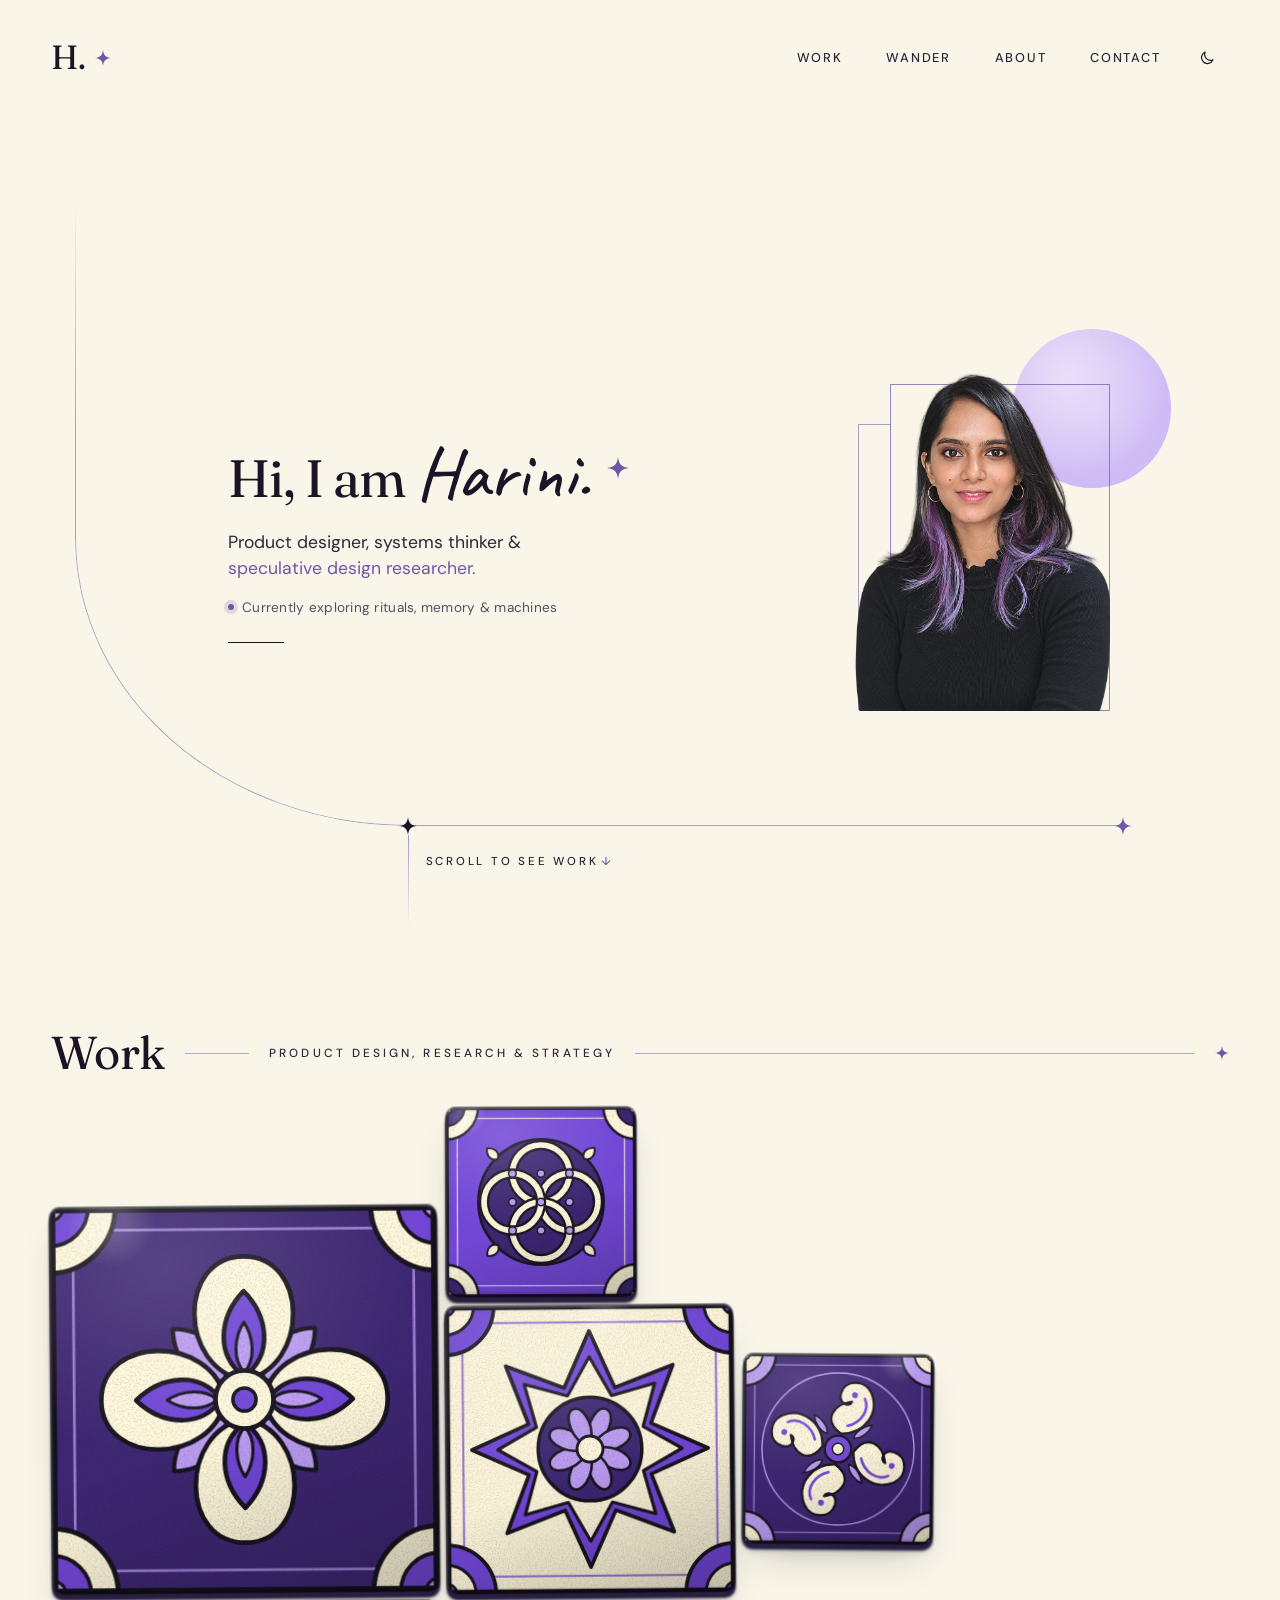
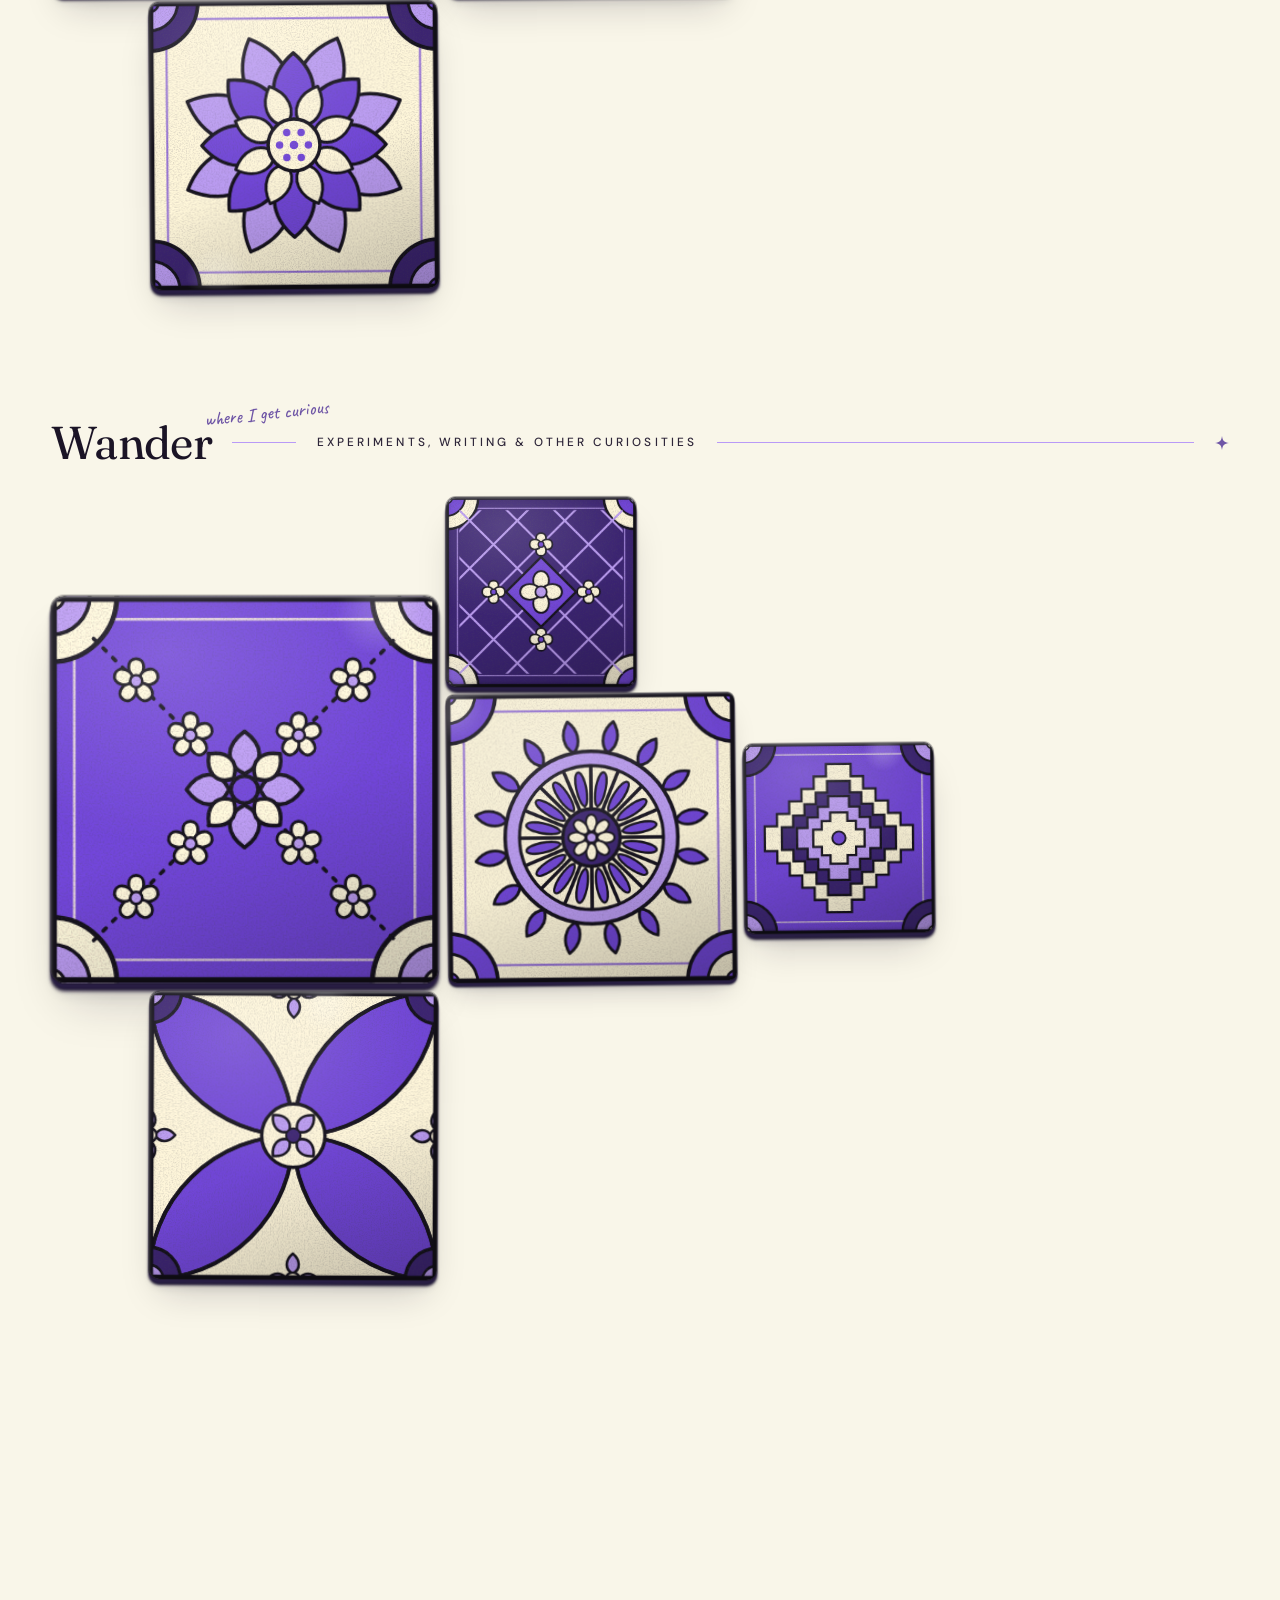
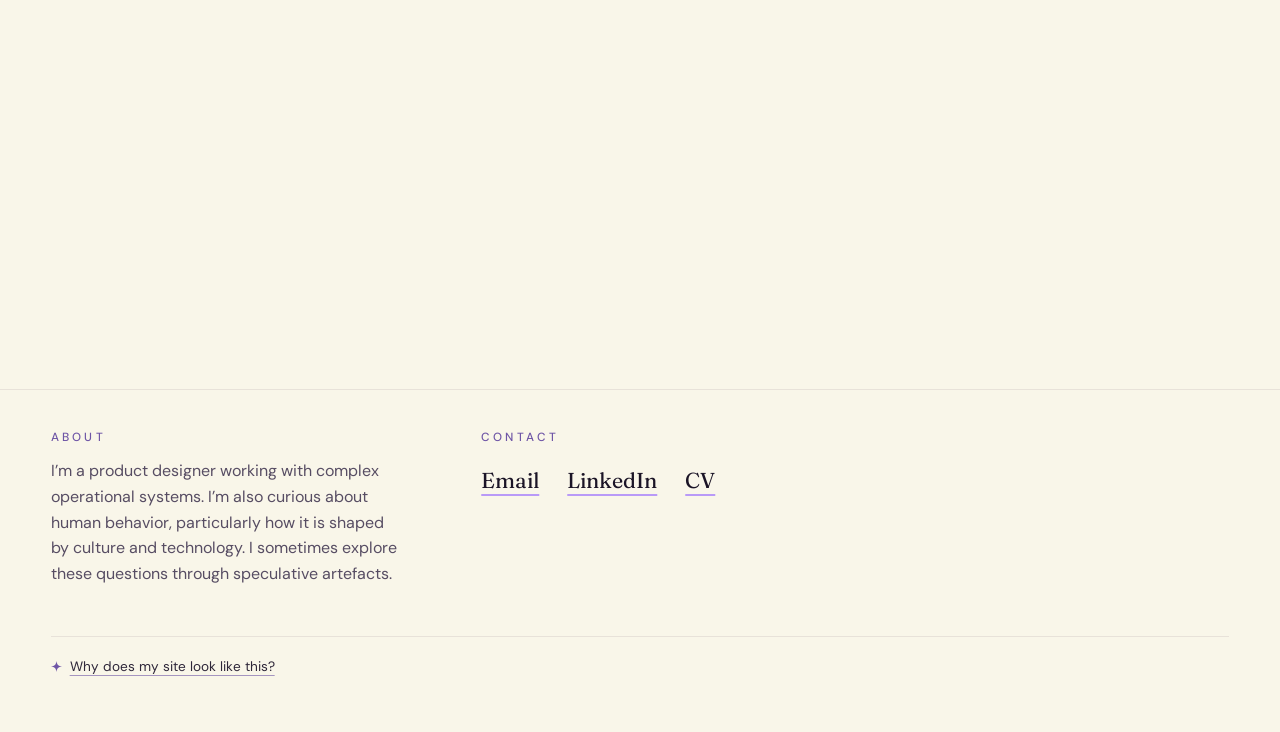
<file: index.html>
<!doctype html>
<html lang="en">
<head>
  <meta charset="utf-8">
  <meta name="viewport" content="width=device-width, initial-scale=1">
  <title>Harini — Product Designer &amp; Speculative Design Researcher</title>
  <meta name="description" content="Harini is a product designer, systems thinker and speculative design researcher.">
  <meta name="theme-color" content="#F9F6E9" media="(prefers-color-scheme: light)">
  <meta name="theme-color" content="#15121C" media="(prefers-color-scheme: dark)">
  <link rel="preconnect" href="https://fonts.googleapis.com">
  <link rel="preconnect" href="https://fonts.gstatic.com" crossorigin>
  <link href="https://fonts.googleapis.com/css2?family=Caveat:wght@500&family=DM+Sans:opsz,wght@9..40,400;9..40,500;9..40,600&family=Fraunces:opsz,wght@9..144,300..600&display=swap" rel="stylesheet">
  <link rel="stylesheet" href="styles.css">
  <script>
    document.documentElement.classList.add('js');
    try { var t = localStorage.getItem('theme'); if (t === 'light' || t === 'dark') document.documentElement.dataset.theme = t; } catch (e) {}
    try { if (sessionStorage.getItem('hello')) document.documentElement.classList.add('seen'); else sessionStorage.setItem('hello', '1'); } catch (e) {}
  </script>
</head>
<body>
  <!-- Shared ornament: a four-point spark, used sparingly -->
  <svg width="0" height="0" style="position:absolute" aria-hidden="true">
    <symbol id="spark" viewBox="0 0 24 24"><path d="M12 0C12.9 8 16 11.1 24 12 16 12.9 12.9 16 12 24 11.1 16 8 12.9 0 12 8 11.1 11.1 8 12 0Z"/></symbol>
    <symbol id="arrow" viewBox="0 0 20 12"><path d="M0 6h17M12.5 1.5 17.5 6l-5 4.5" fill="none" stroke="currentColor" stroke-width="1.6" stroke-linecap="round" stroke-linejoin="round"/></symbol>
  </svg>

  <a class="skip" href="#work">Skip to projects</a>

  <header class="site-header">
    <a class="monogram" href="./" aria-label="Harini — home">H.<svg class="spark" aria-hidden="true"><use href="#spark"/></svg></a>
    <div class="header-end">
      <nav aria-label="Primary">
      <ul class="nav">
        <li><a href="#work">Work</a></li>
        <li><a href="#wander">Wander</a></li>
        <li><a href="#about">About</a></li>
        <li><a href="#contact">Contact</a></li>
      </ul>
    </nav>
      <button class="theme-toggle" type="button" aria-label="Switch to dark theme">
        <svg class="icon-moon" viewBox="0 0 24 24" fill="none" stroke="currentColor" stroke-width="1.6" stroke-linecap="round" stroke-linejoin="round" aria-hidden="true"><path d="M20 14.5A8 8 0 0 1 9.5 4a8 8 0 1 0 10.5 10.5Z"/></svg>
        <svg class="icon-sun" viewBox="0 0 24 24" fill="none" stroke="currentColor" stroke-width="1.6" stroke-linecap="round" aria-hidden="true"><circle cx="12" cy="12" r="4"/><path d="M12 2v2M12 20v2M4.9 4.9l1.4 1.4M17.7 17.7l1.4 1.4M2 12h2M20 12h2M4.9 19.1l1.4-1.4M17.7 6.3l1.4-1.4"/></svg>
      </button>
    </div>
  </header>

  <main class="layout">
    <section class="intro" aria-labelledby="intro-title">
      <div class="hero-deco" aria-hidden="true">
        <span class="hero-orbit"></span>
        <svg class="spark hero-spark hero-spark--knot"><use href="#spark"/></svg>
        <svg class="spark hero-spark hero-spark--end"><use href="#spark"/></svg>
      </div>
      <div class="intro__row">
        <div class="intro__text">
          <h1 id="intro-title"><span class="hello">Hi, I am</span> <span class="nowrap"><span class="name">Harini.</span><button class="spark-btn" type="button" aria-label="Sparkle"><svg class="spark spark--title" aria-hidden="true"><use href="#spark"/></svg></button></span></h1>
          <p class="role"><span class="sr-only">Product designer, systems thinker &amp; speculative design researcher.</span><span aria-hidden="true">Product designer, systems thinker&nbsp;&amp; <em class="rotator" data-phrases="speculative design researcher.|maker of curious artefacts.|student of everyday futures.">speculative design researcher.</em></span></p>
          <p class="now"><span class="now__dot" aria-hidden="true"></span>Currently exploring rituals, memory &amp; machines</p>
          <hr class="short-rule">
        </div>
        <figure class="portrait">
          <span class="portrait__disc" aria-hidden="true"></span>
          <span class="portrait__frame" aria-hidden="true"></span>
          <img src="assets/portrait-815.webp" srcset="assets/portrait-815.webp 815w, assets/portrait.webp 1629w" sizes="(max-width: 1080px) min(36vw, 240px), min(20vw, 330px)" width="815" height="1086" alt="Photograph of Harini: long dark hair with violet streaks, gold hoop earrings and a black ruffled-neck top.">
        </figure>
      </div>
      <a class="scroll-cue" href="#work"><span>Scroll to see work</span></a>
    </section>

    <div class="mural">
      <!-- WORK ---------------------------------------------------------- -->
      <section class="group" id="work" aria-labelledby="work-title">
        <header class="group__head">
          <h2 id="work-title">Work</h2>
          <span class="rule" aria-hidden="true"></span>
          <p class="group__label">Product design, research &amp; strategy</p>
          <span class="rule rule--long" aria-hidden="true"></span>
          <svg class="spark" aria-hidden="true"><use href="#spark"/></svg>
        </header>
        <ul class="tiles tiles--work" role="list">
          <li class="tile" style="--art: url(assets/tiles/sampangi.svg); --art-light: url(assets/tiles/light/sampangi.svg)">
            <div class="tile__inner">
              <div class="tile__face tile__front"><img class="art-dark" src="assets/tiles/sampangi.svg" alt="" width="400" height="400"><img class="art-light" src="assets/tiles/light/sampangi.svg" alt="" width="400" height="400"></div>
              <div class="tile__face tile__back">
                <h3 class="tile__title">Willed Departures</h3>
                <p class="tile__desc">A speculative exploration of death, memory and posthumous identity.</p>
                <a class="tile__link" href="#willed-departures"><span class="sr-only">View project: Willed Departures</span><svg aria-hidden="true"><use href="#arrow"/></svg></a>
              </div>
            </div>
          </li>
          <li class="tile" style="--art: url(assets/tiles/kolam.svg); --art-light: url(assets/tiles/light/kolam.svg)">
            <div class="tile__inner">
              <div class="tile__face tile__front"><img class="art-dark" src="assets/tiles/kolam.svg" alt="" width="400" height="400"><img class="art-light" src="assets/tiles/light/kolam.svg" alt="" width="400" height="400"></div>
              <div class="tile__face tile__back">
                <h3 class="tile__title">Monsoon Protocols</h3>
                <p class="tile__desc">Climate alerts designed around how coastal families already read the sky.</p>
                <a class="tile__link" href="#monsoon-protocols"><span class="sr-only">View project: Monsoon Protocols</span><svg aria-hidden="true"><use href="#arrow"/></svg></a>
              </div>
            </div>
          </li>
          <li class="tile" style="--art: url(assets/tiles/nakshatra.svg); --art-light: url(assets/tiles/light/nakshatra.svg)">
            <div class="tile__inner">
              <div class="tile__face tile__front"><img class="art-dark" src="assets/tiles/nakshatra.svg" alt="" width="400" height="400"><img class="art-light" src="assets/tiles/light/nakshatra.svg" alt="" width="400" height="400"></div>
              <div class="tile__face tile__back">
                <h3 class="tile__title">Ledger of Kin</h3>
                <p class="tile__desc">A service system for money shared across three generations of a household.</p>
                <a class="tile__link" href="#ledger-of-kin"><span class="sr-only">View project: Ledger of Kin</span><svg aria-hidden="true"><use href="#arrow"/></svg></a>
              </div>
            </div>
          </li>
          <li class="tile" style="--art: url(assets/tiles/maanga.svg); --art-light: url(assets/tiles/light/maanga.svg)">
            <div class="tile__inner">
              <div class="tile__face tile__front"><img class="art-dark" src="assets/tiles/maanga.svg" alt="" width="400" height="400"><img class="art-light" src="assets/tiles/light/maanga.svg" alt="" width="400" height="400"></div>
              <div class="tile__face tile__back">
                <h3 class="tile__title">Quiet Machines</h3>
                <p class="tile__desc">Field research on voice assistants in multilingual Tamil homes.</p>
                <a class="tile__link" href="#quiet-machines"><span class="sr-only">View project: Quiet Machines</span><svg aria-hidden="true"><use href="#arrow"/></svg></a>
              </div>
            </div>
          </li>
          <li class="tile" style="--art: url(assets/tiles/thamarai.svg); --art-light: url(assets/tiles/light/thamarai.svg)">
            <div class="tile__inner">
              <div class="tile__face tile__front"><img class="art-dark" src="assets/tiles/thamarai.svg" alt="" width="400" height="400"><img class="art-light" src="assets/tiles/light/thamarai.svg" alt="" width="400" height="400"></div>
              <div class="tile__face tile__back">
                <h3 class="tile__title">Ritual Interfaces</h3>
                <p class="tile__desc">How ceremony shapes the trust people place in new technology.</p>
                <a class="tile__link" href="#ritual-interfaces"><span class="sr-only">View project: Ritual Interfaces</span><svg aria-hidden="true"><use href="#arrow"/></svg></a>
              </div>
            </div>
          </li>
        </ul>
      </section>

      <!-- WANDER -------------------------------------------------------- -->
      <section class="group" id="wander" aria-labelledby="wander-title">
        <header class="group__head">
          <h2 id="wander-title">Wander<span class="scribble" aria-hidden="true">where I get curious</span></h2>
          <span class="rule" aria-hidden="true"></span>
          <p class="group__label">Experiments, writing &amp; other curiosities</p>
          <span class="rule rule--long" aria-hidden="true"></span>
          <svg class="spark" aria-hidden="true"><use href="#spark"/></svg>
        </header>
        <ul class="tiles tiles--wander" role="list">
          <li class="tile" style="--art: url(assets/tiles/malli.svg); --art-light: url(assets/tiles/light/malli.svg)">
            <div class="tile__inner">
              <div class="tile__face tile__front"><img class="art-dark" src="assets/tiles/malli.svg" alt="" width="400" height="400" loading="lazy"><img class="art-light" src="assets/tiles/light/malli.svg" alt="" width="400" height="400" loading="lazy"></div>
              <div class="tile__face tile__back">
                <h3 class="tile__title">Notes from the Threshold</h3>
                <p class="tile__desc">Essays on folklore, futures and everyday speculation.</p>
                <a class="tile__link" href="#notes-from-the-threshold"><span class="sr-only">View project: Notes from the Threshold</span><svg aria-hidden="true"><use href="#arrow"/></svg></a>
              </div>
            </div>
          </li>
          <li class="tile" style="--art: url(assets/tiles/jaali.svg); --art-light: url(assets/tiles/light/jaali.svg)">
            <div class="tile__inner">
              <div class="tile__face tile__front"><img class="art-dark" src="assets/tiles/jaali.svg" alt="" width="400" height="400" loading="lazy"><img class="art-light" src="assets/tiles/light/jaali.svg" alt="" width="400" height="400" loading="lazy"></div>
              <div class="tile__face tile__back">
                <h3 class="tile__title">Kolam Algorithms</h3>
                <p class="tile__desc">Generative sketches built from the rules of pulli kolam.</p>
                <a class="tile__link" href="#kolam-algorithms"><span class="sr-only">View project: Kolam Algorithms</span><svg aria-hidden="true"><use href="#arrow"/></svg></a>
              </div>
            </div>
          </li>
          <li class="tile" style="--art: url(assets/tiles/chakram.svg); --art-light: url(assets/tiles/light/chakram.svg)">
            <div class="tile__inner">
              <div class="tile__face tile__front"><img class="art-dark" src="assets/tiles/chakram.svg" alt="" width="400" height="400" loading="lazy"><img class="art-light" src="assets/tiles/light/chakram.svg" alt="" width="400" height="400" loading="lazy"></div>
              <div class="tile__face tile__back">
                <h3 class="tile__title">Field Guide to 2049</h3>
                <p class="tile__desc">A zine of fictional everyday objects from a near-future Chennai.</p>
                <a class="tile__link" href="#field-guide-to-2049"><span class="sr-only">View project: Field Guide to 2049</span><svg aria-hidden="true"><use href="#arrow"/></svg></a>
              </div>
            </div>
          </li>
          <li class="tile" style="--art: url(assets/tiles/gopuram.svg); --art-light: url(assets/tiles/light/gopuram.svg)">
            <div class="tile__inner">
              <div class="tile__face tile__front"><img class="art-dark" src="assets/tiles/gopuram.svg" alt="" width="400" height="400" loading="lazy"><img class="art-light" src="assets/tiles/light/gopuram.svg" alt="" width="400" height="400" loading="lazy"></div>
              <div class="tile__face tile__back">
                <h3 class="tile__title">Slow Archive</h3>
                <p class="tile__desc">Collecting the objects that outlive the people who kept them.</p>
                <a class="tile__link" href="#slow-archive"><span class="sr-only">View project: Slow Archive</span><svg aria-hidden="true"><use href="#arrow"/></svg></a>
              </div>
            </div>
          </li>
          <li class="tile" style="--art: url(assets/tiles/valaivu.svg); --art-light: url(assets/tiles/light/valaivu.svg)">
            <div class="tile__inner">
              <div class="tile__face tile__front"><img class="art-dark" src="assets/tiles/valaivu.svg" alt="" width="400" height="400" loading="lazy"><img class="art-light" src="assets/tiles/light/valaivu.svg" alt="" width="400" height="400" loading="lazy"></div>
              <div class="tile__face tile__back">
                <h3 class="tile__title">Tile Studies</h3>
                <p class="tile__desc">Drawing Athangudi floors by hand, and the motifs on this site.</p>
                <a class="tile__link" href="#tile-studies"><span class="sr-only">View project: Tile Studies</span><svg aria-hidden="true"><use href="#arrow"/></svg></a>
              </div>
            </div>
          </li>
        </ul>
      </section>
    </div>
  </main>

  <footer class="site-footer">
    <section id="about" aria-labelledby="about-title">
      <h2 id="about-title">About</h2>
      <p>I’m a product designer working with complex operational systems. I’m also curious about human behavior, particularly how it is shaped by culture and technology. I sometimes explore these questions through speculative artefacts.</p>
    </section>
    <section id="contact" aria-labelledby="contact-title">
      <h2 id="contact-title">Contact</h2>
      <ul class="contact-links" role="list">
        <li><a href="#contact">Email</a></li>
        <li><a href="https://www.linkedin.com/in/hmuralidharan/" target="_blank" rel="noopener noreferrer">LinkedIn<span class="sr-only"> (opens in a new tab)</span></a></li>
        <li><a href="https://flowcv.com/resume/mtfq4s3gjd2h" target="_blank" rel="noopener noreferrer">CV<span class="sr-only"> (opens in a new tab)</span></a></li>
      </ul>
    </section>
    <p class="tiles-note footer-note"><svg class="spark" aria-hidden="true"><use href="#spark"/></svg><a href="athangudi.html">Why does my site look like this?</a></p>
  </footer>

  <script>
    // Theme toggle: follows the device setting until the visitor picks one.
    (function () {
      var root = document.documentElement, btn = document.querySelector('.theme-toggle');
      var dark = function () {
        return root.dataset.theme ? root.dataset.theme === 'dark' : matchMedia('(prefers-color-scheme: dark)').matches;
      };
      var label = function () { btn.setAttribute('aria-label', dark() ? 'Switch to light theme' : 'Switch to dark theme'); };
      label();
      btn.addEventListener('click', function (e) {
        var next = dark() ? 'light' : 'dark';
        var apply = function () {
          root.dataset.theme = next;
          try { localStorage.setItem('theme', next); } catch (err) {}
          label();
        };
        // A circle grows out from the toggle (where supported, motion allowed).
        if (!document.startViewTransition || matchMedia('(prefers-reduced-motion: reduce)').matches) { apply(); return; }
        var r = btn.getBoundingClientRect(), x = r.left + r.width / 2, y = r.top + r.height / 2;
        root.style.setProperty('--tx', x + 'px');
        root.style.setProperty('--ty', y + 'px');
        root.style.setProperty('--tr', Math.hypot(Math.max(x, innerWidth - x), Math.max(y, innerHeight - y)) + 'px');
        document.startViewTransition(apply);
      });
      matchMedia('(prefers-color-scheme: dark)').addEventListener('change', label);
    })();
  </script>
  <script src="script.js" defer></script>
</body>
</html>
</file>
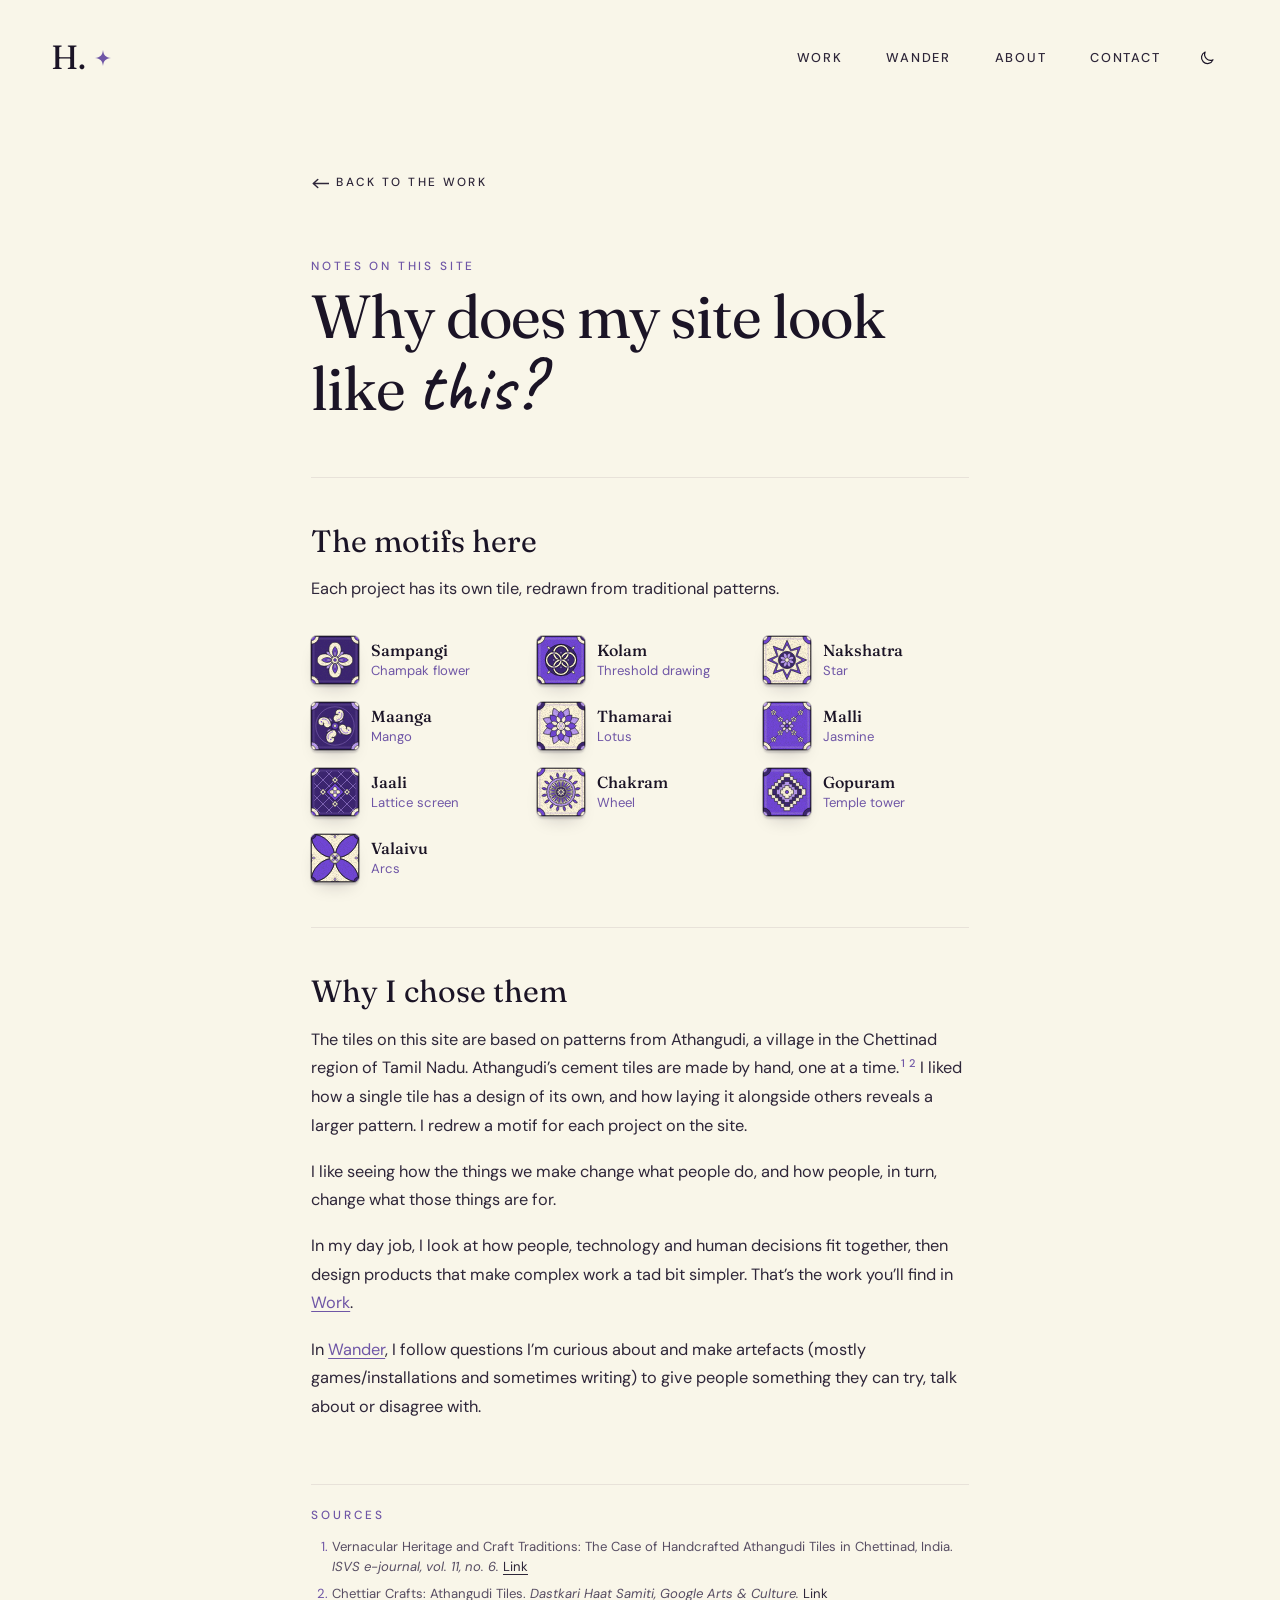
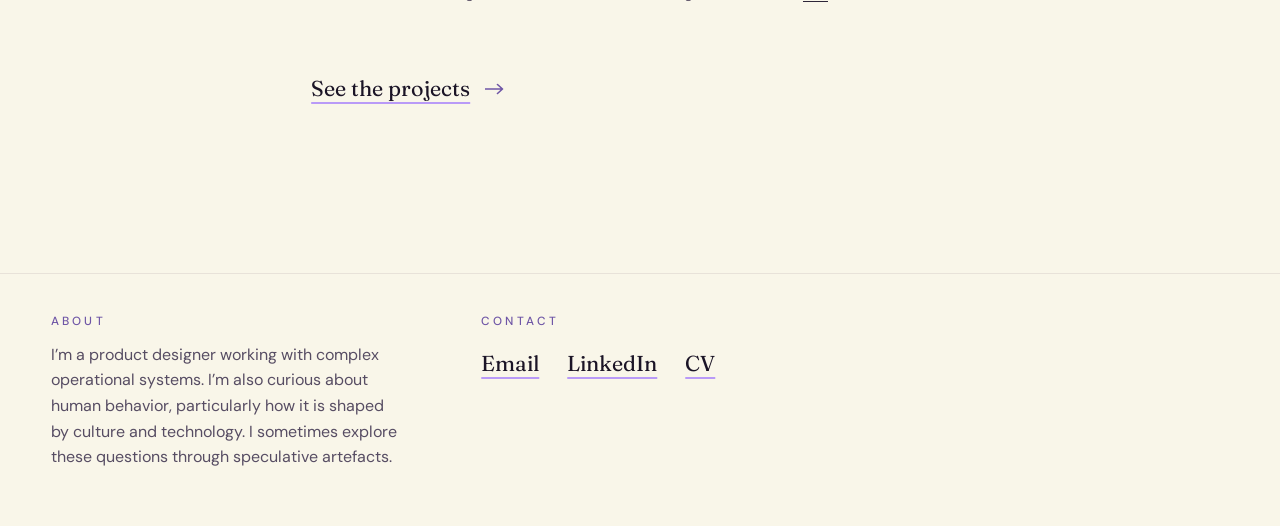
<file: athangudi.html>
<!doctype html>
<html lang="en">
<head>
  <meta charset="utf-8">
  <meta name="viewport" content="width=device-width, initial-scale=1">
  <title>Why does my site look like this? — Harini</title>
  <meta name="description" content="Why this portfolio is laid out in Athangudi tiles: the hand-made cement floors of Chettinad, Tamil Nadu.">
  <meta name="theme-color" content="#F9F6E9" media="(prefers-color-scheme: light)">
  <meta name="theme-color" content="#15121C" media="(prefers-color-scheme: dark)">
  <link rel="preconnect" href="https://fonts.googleapis.com">
  <link rel="preconnect" href="https://fonts.gstatic.com" crossorigin>
  <link href="https://fonts.googleapis.com/css2?family=Caveat:wght@500&family=DM+Sans:opsz,wght@9..40,400;9..40,500;9..40,600&family=Fraunces:opsz,wght@9..144,300..600&display=swap" rel="stylesheet">
  <link rel="stylesheet" href="styles.css">
  <script>
    document.documentElement.classList.add('js');
    try { var t = localStorage.getItem('theme'); if (t === 'light' || t === 'dark') document.documentElement.dataset.theme = t; } catch (e) {}
    try { if (sessionStorage.getItem('hello')) document.documentElement.classList.add('seen'); else sessionStorage.setItem('hello', '1'); } catch (e) {}
  </script>
</head>
<body>
  <!-- Shared ornament: a four-point spark, used sparingly -->
  <svg width="0" height="0" style="position:absolute" aria-hidden="true">
    <symbol id="spark" viewBox="0 0 24 24"><path d="M12 0C12.9 8 16 11.1 24 12 16 12.9 12.9 16 12 24 11.1 16 8 12.9 0 12 8 11.1 11.1 8 12 0Z"/></symbol>
    <symbol id="arrow" viewBox="0 0 20 12"><path d="M0 6h17M12.5 1.5 17.5 6l-5 4.5" fill="none" stroke="currentColor" stroke-width="1.6" stroke-linecap="round" stroke-linejoin="round"/></symbol>
  </svg>

  <a class="skip" href="#article">Skip to content</a>

  <header class="site-header">
    <a class="monogram" href="index.html" aria-label="Harini — home">H.<svg class="spark" aria-hidden="true"><use href="#spark"/></svg></a>
    <div class="header-end">
      <nav aria-label="Primary">
      <ul class="nav">
        <li><a href="index.html#work">Work</a></li>
        <li><a href="index.html#wander">Wander</a></li>
        <li><a href="index.html#about">About</a></li>
        <li><a href="index.html#contact">Contact</a></li>
      </ul>
    </nav>
      <button class="theme-toggle" type="button" aria-label="Switch to dark theme">
        <svg class="icon-moon" viewBox="0 0 24 24" fill="none" stroke="currentColor" stroke-width="1.6" stroke-linecap="round" stroke-linejoin="round" aria-hidden="true"><path d="M20 14.5A8 8 0 0 1 9.5 4a8 8 0 1 0 10.5 10.5Z"/></svg>
        <svg class="icon-sun" viewBox="0 0 24 24" fill="none" stroke="currentColor" stroke-width="1.6" stroke-linecap="round" aria-hidden="true"><circle cx="12" cy="12" r="4"/><path d="M12 2v2M12 20v2M4.9 4.9l1.4 1.4M17.7 17.7l1.4 1.4M2 12h2M20 12h2M4.9 19.1l1.4-1.4M17.7 6.3l1.4-1.4"/></svg>
      </button>
    </div>
  </header>

  <main class="article" id="article">
    <a class="back-link" href="index.html#work"><svg aria-hidden="true"><use href="#arrow"/></svg>Back to the work</a>

    <header class="article__head">
      <p class="article__kicker">Notes on this site</p>
      <h1>Why does my site look like <span class="name">this?</span></h1>
    </header>

    <section class="article__section" aria-labelledby="motifs">
      <h2 id="motifs">The motifs here</h2>
      <p>Each project has its own tile, redrawn from traditional patterns.</p>
      <ul class="motifs motifs--compact" role="list">
          <li class="motif motif--compact"><span class="motif__tile" aria-hidden="true"><img class="art-dark" src="assets/tiles/sampangi.svg" alt="" width="400" height="400" loading="lazy"><img class="art-light" src="assets/tiles/light/sampangi.svg" alt="" width="400" height="400" loading="lazy"></span><span class="motif__text"><strong>Sampangi</strong><span class="motif__en">Champak flower</span></span></li>
          <li class="motif motif--compact"><span class="motif__tile" aria-hidden="true"><img class="art-dark" src="assets/tiles/kolam.svg" alt="" width="400" height="400" loading="lazy"><img class="art-light" src="assets/tiles/light/kolam.svg" alt="" width="400" height="400" loading="lazy"></span><span class="motif__text"><strong>Kolam</strong><span class="motif__en">Threshold drawing</span></span></li>
          <li class="motif motif--compact"><span class="motif__tile" aria-hidden="true"><img class="art-dark" src="assets/tiles/nakshatra.svg" alt="" width="400" height="400" loading="lazy"><img class="art-light" src="assets/tiles/light/nakshatra.svg" alt="" width="400" height="400" loading="lazy"></span><span class="motif__text"><strong>Nakshatra</strong><span class="motif__en">Star</span></span></li>
          <li class="motif motif--compact"><span class="motif__tile" aria-hidden="true"><img class="art-dark" src="assets/tiles/maanga.svg" alt="" width="400" height="400" loading="lazy"><img class="art-light" src="assets/tiles/light/maanga.svg" alt="" width="400" height="400" loading="lazy"></span><span class="motif__text"><strong>Maanga</strong><span class="motif__en">Mango</span></span></li>
          <li class="motif motif--compact"><span class="motif__tile" aria-hidden="true"><img class="art-dark" src="assets/tiles/thamarai.svg" alt="" width="400" height="400" loading="lazy"><img class="art-light" src="assets/tiles/light/thamarai.svg" alt="" width="400" height="400" loading="lazy"></span><span class="motif__text"><strong>Thamarai</strong><span class="motif__en">Lotus</span></span></li>
          <li class="motif motif--compact"><span class="motif__tile" aria-hidden="true"><img class="art-dark" src="assets/tiles/malli.svg" alt="" width="400" height="400" loading="lazy"><img class="art-light" src="assets/tiles/light/malli.svg" alt="" width="400" height="400" loading="lazy"></span><span class="motif__text"><strong>Malli</strong><span class="motif__en">Jasmine</span></span></li>
          <li class="motif motif--compact"><span class="motif__tile" aria-hidden="true"><img class="art-dark" src="assets/tiles/jaali.svg" alt="" width="400" height="400" loading="lazy"><img class="art-light" src="assets/tiles/light/jaali.svg" alt="" width="400" height="400" loading="lazy"></span><span class="motif__text"><strong>Jaali</strong><span class="motif__en">Lattice screen</span></span></li>
          <li class="motif motif--compact"><span class="motif__tile" aria-hidden="true"><img class="art-dark" src="assets/tiles/chakram.svg" alt="" width="400" height="400" loading="lazy"><img class="art-light" src="assets/tiles/light/chakram.svg" alt="" width="400" height="400" loading="lazy"></span><span class="motif__text"><strong>Chakram</strong><span class="motif__en">Wheel</span></span></li>
          <li class="motif motif--compact"><span class="motif__tile" aria-hidden="true"><img class="art-dark" src="assets/tiles/gopuram.svg" alt="" width="400" height="400" loading="lazy"><img class="art-light" src="assets/tiles/light/gopuram.svg" alt="" width="400" height="400" loading="lazy"></span><span class="motif__text"><strong>Gopuram</strong><span class="motif__en">Temple tower</span></span></li>
          <li class="motif motif--compact"><span class="motif__tile" aria-hidden="true"><img class="art-dark" src="assets/tiles/valaivu.svg" alt="" width="400" height="400" loading="lazy"><img class="art-light" src="assets/tiles/light/valaivu.svg" alt="" width="400" height="400" loading="lazy"></span><span class="motif__text"><strong>Valaivu</strong><span class="motif__en">Arcs</span></span></li>
      </ul>
    </section>

    <section class="article__section" aria-labelledby="metaphor">
      <h2 id="metaphor">Why I chose them</h2>
      <p>The tiles on this site are based on patterns from Athangudi, a village in the Chettinad region of Tamil Nadu. Athangudi’s cement tiles are made by hand, one at a time.<sup class="cite"><a href="#src-1" aria-label="Source 1">1</a></sup><sup class="cite"><a href="#src-2" aria-label="Source 2">2</a></sup> I liked how a single tile has a design of its own, and how laying it alongside others reveals a larger pattern. I redrew a motif for each project on the site.</p>
      <p>I like seeing how the things we make change what people do, and how people, in turn, change what those things are for.</p>
      <p>In my day job, I look at how people, technology and human decisions fit together, then design products that make complex work a tad bit simpler. That’s the work you’ll find in <a href="index.html#work">Work</a>.</p>
      <p>In <a href="index.html#wander">Wander</a>, I follow questions I’m curious about and make artefacts (mostly games/installations and sometimes writing) to give people something they can try, talk about or disagree with.</p>
    </section>

    <section class="sources" aria-labelledby="sources">
      <h2 id="sources">Sources</h2>
      <ol>
        <li id="src-1">Vernacular Heritage and Craft Traditions: The Case of Handcrafted Athangudi Tiles in Chettinad, India. <span class="sources__pub">ISVS e-journal, vol. 11, no. 6.</span> <a href="https://isvshome.com/pdf/ISVS_11-06/ISVSej_11.06.02.pdf" target="_blank" rel="noopener noreferrer">Link<span class="sr-only"> (opens in a new tab)</span></a></li>
        <li id="src-2">Chettiar Crafts: Athangudi Tiles. <span class="sources__pub">Dastkari Haat Samiti, Google Arts &amp; Culture.</span> <a href="https://artsandculture.google.com/story/chettiar-crafts-athangudi-tiles-dastkari-haat-samiti/2QWRMoHx4BQNJg" target="_blank" rel="noopener noreferrer">Link<span class="sr-only"> (opens in a new tab)</span></a></li>
      </ol>
    </section>

    <p class="article__end"><a href="index.html#work">See the projects<svg aria-hidden="true"><use href="#arrow"/></svg></a></p>
  </main>

  <footer class="site-footer">
    <section id="about" aria-labelledby="about-title">
      <h2 id="about-title">About</h2>
      <p>I’m a product designer working with complex operational systems. I’m also curious about human behavior, particularly how it is shaped by culture and technology. I sometimes explore these questions through speculative artefacts.</p>
    </section>
    <section id="contact" aria-labelledby="contact-title">
      <h2 id="contact-title">Contact</h2>
      <ul class="contact-links" role="list">
        <li><a href="index.html#contact">Email</a></li>
        <li><a href="https://www.linkedin.com/in/hmuralidharan/" target="_blank" rel="noopener noreferrer">LinkedIn<span class="sr-only"> (opens in a new tab)</span></a></li>
        <li><a href="https://flowcv.com/resume/mtfq4s3gjd2h" target="_blank" rel="noopener noreferrer">CV<span class="sr-only"> (opens in a new tab)</span></a></li>
      </ul>
    </section>
  </footer>

  <script>
    // Theme toggle: follows the device setting until the visitor picks one.
    (function () {
      var root = document.documentElement, btn = document.querySelector('.theme-toggle');
      var dark = function () {
        return root.dataset.theme ? root.dataset.theme === 'dark' : matchMedia('(prefers-color-scheme: dark)').matches;
      };
      var label = function () { btn.setAttribute('aria-label', dark() ? 'Switch to light theme' : 'Switch to dark theme'); };
      label();
      btn.addEventListener('click', function (e) {
        var next = dark() ? 'light' : 'dark';
        var apply = function () {
          root.dataset.theme = next;
          try { localStorage.setItem('theme', next); } catch (err) {}
          label();
        };
        // A circle grows out from the toggle (where supported, motion allowed).
        if (!document.startViewTransition || matchMedia('(prefers-reduced-motion: reduce)').matches) { apply(); return; }
        var r = btn.getBoundingClientRect(), x = r.left + r.width / 2, y = r.top + r.height / 2;
        root.style.setProperty('--tx', x + 'px');
        root.style.setProperty('--ty', y + 'px');
        root.style.setProperty('--tr', Math.hypot(Math.max(x, innerWidth - x), Math.max(y, innerHeight - y)) + 'px');
        document.startViewTransition(apply);
      });
      matchMedia('(prefers-color-scheme: dark)').addEventListener('change', label);
    })();
  </script>
  <script src="script.js" defer></script>
</body>
</html>
</file>
<file: styles.css>
/* ---------------------------------------------------------------------------
   Harini — Work / Wander landing page
   Palette: ink, deep violet, muted lilac, warm ivory.
--------------------------------------------------------------------------- */
:root {
  --ink: #15121C;
  --ink-2: #1D1926;
  --violet: #7045D5;
  --lilac: #B99AEF;
  --ivory: #F1DFAD;
  --ivory-soft: #E9DDC0;
  --muted: #B8AFC4;

  /* Theme tokens: light by default (Ivory / Charcoal / Plum), dark below. */
  --bg: #F9F6E9;
  --heading: #1B1426;
  --text: #2E2639;
  --muted-text: #574D63;
  --accent: #6F56A6;          /* plum: emphasis text, links */
  --line: #B99AF7;            /* orchid rules */
  --spark: #6F56A6;
  --spark-alt: #1B1426;
  --frame: 111 86 166;        /* rgb triplets for translucent strokes */
  --orbit: 111 86 166;
  --divider: #E8E2D9;
  --disc-1: #E3D6FF; --disc-2: #C9B6FF; --disc-3: #B99AF7;
  --disc-opacity: .7;
  --cast-1: rgb(27 20 38 / .16);
  --cast-2: rgb(27 20 38 / .22);
  --skip-bg: #1B1426; --skip-fg: #F9F6E9;

  --serif: "Fraunces", "Iowan Old Style", Georgia, serif;
  --sans: "DM Sans", "Segoe UI", system-ui, sans-serif;
  --hand: "Caveat", "Bradley Hand", cursive;   /* used only for the name and one note */

  --gutter: clamp(16px, 4vw, 64px);
  --flip: 420ms;
  --ease: cubic-bezier(.45, 0, .2, 1);
}

@media (prefers-color-scheme: dark) {
  :root:not([data-theme="light"]) {
    --bg: #15121C;
    --heading: #F1DFAD;
    --text: #E9DDC0;
    --muted-text: #B8AFC4;
    --accent: #B99AEF;
    --line: #7045D5;
    --spark: #B99AEF;
    --spark-alt: #F1DFAD;
    --frame: 241 223 173;
    --orbit: 185 154 239;
    --divider: rgb(185 154 239 / .25);
    --disc-1: #6A4AA8; --disc-2: #4A2F86; --disc-3: #241845;
    --disc-opacity: .75;
    --cast-1: rgb(0 0 0 / .55);
    --cast-2: rgb(0 0 0 / .65);
    --skip-bg: #F1DFAD; --skip-fg: #15121C;
    color-scheme: dark;
  }
}
:root[data-theme="dark"] {
    --bg: #15121C;
  --heading: #F1DFAD;
  --text: #E9DDC0;
  --muted-text: #B8AFC4;
  --accent: #B99AEF;
  --line: #7045D5;
  --spark: #B99AEF;
  --spark-alt: #F1DFAD;
  --frame: 241 223 173;
  --orbit: 185 154 239;
  --divider: rgb(185 154 239 / .25);
  --disc-1: #6A4AA8; --disc-2: #4A2F86; --disc-3: #241845;
  --disc-opacity: .75;
  --cast-1: rgb(0 0 0 / .55);
  --cast-2: rgb(0 0 0 / .65);
  --skip-bg: #F1DFAD; --skip-fg: #15121C;
  color-scheme: dark;
}

*, *::before, *::after { box-sizing: border-box; }

html { color-scheme: light; scroll-behavior: smooth; }
:root[data-theme="light"] { color-scheme: light; }
@media (prefers-reduced-motion: reduce) { html { scroll-behavior: auto; } }

body {
  margin: 0;
  background: var(--bg);
  color: var(--text);
  transition: background-color 250ms, color 250ms;
  font: 400 1rem/1.6 var(--sans);
  -webkit-font-smoothing: antialiased;
  text-rendering: optimizeLegibility;
}

img { display: block; max-width: 100%; }
a { color: inherit; }
h1, h2, h3, p, figure, ul { margin: 0; }

.sr-only {
  position: absolute; width: 1px; height: 1px; padding: 0; margin: -1px;
  overflow: hidden; clip: rect(0 0 0 0); white-space: nowrap; border: 0;
}
.nowrap { white-space: nowrap; }

:focus-visible { outline: 2px solid var(--accent); outline-offset: 4px; border-radius: 2px; }

.skip {
  position: absolute; left: var(--gutter); top: -100px; z-index: 10;
  padding: .6rem 1rem; background: var(--skip-bg); color: var(--skip-fg);
  font-weight: 600; text-decoration: none;
}
.skip:focus { top: 12px; }

.spark { width: 14px; height: 14px; fill: var(--spark); flex: none; }

/* ---------------------------------------------------------------- header -- */
.site-header {
  display: flex; align-items: center; justify-content: space-between; gap: 1rem;
  padding: clamp(20px, 3vw, 36px) var(--gutter);
}
.monogram {
  display: inline-flex; align-items: center; gap: .55rem;
  font: 400 2.1rem/1 var(--serif); color: var(--heading); text-decoration: none;
}
.monogram .spark { width: 16px; height: 16px; }

.nav { display: flex; gap: clamp(.25rem, 2.4vw, 2.6rem); list-style: none; padding: 0; }
.nav a {
  display: inline-flex; align-items: center; min-height: 44px; padding: 0 .4rem;
  font: 500 .8rem/1 var(--sans); letter-spacing: .14em; text-transform: uppercase;
  text-decoration: none; color: var(--text);
  background: linear-gradient(var(--accent), var(--accent)) no-repeat 50% calc(100% - 10px) / 0 1px;
  transition: background-size 200ms var(--ease), color 200ms;
}
.nav a:hover { color: var(--heading); background-size: calc(100% - .8rem) 1px; }

/* ---------------------------------------------------------------- layout -- */
.layout {
  display: grid;
  grid-template-columns: 1fr;
  padding: clamp(12px, 3vw, 48px) var(--gutter) 0;
  align-items: start;
}

/* ----------------------------------------------------------------- intro -- */
.intro {
  display: flex; flex-direction: column;
}
/* Introduction on the left, headshot on the right; the text's last line
   (the short rule) sits level with the bottom of the photo. */
.intro__row {
  display: flex; align-items: flex-end; justify-content: space-between;
  gap: clamp(24px, 4vw, 72px);
}
.intro__text { flex: 0 1 auto; min-width: 0; }
.intro h1 {
  font: 400 clamp(2.2rem, 2.6vw, 3.1rem)/1.05 var(--serif);
  font-optical-sizing: auto;
  letter-spacing: -.015em;
  color: var(--heading);
}
/* The name, handwritten: Caveat 500. */
.intro h1 .name {
  font: 500 1.45em/1 var(--hand);
  letter-spacing: 0;
  color: var(--heading);
}
.spark--title { width: .42em; height: .42em; margin-left: .3em; vertical-align: .32em; }

.role {
  margin-top: .8rem;
  font: 400 clamp(1rem, 1.2vw, 1.25rem)/1.5 var(--sans);
  color: var(--text);
  max-width: 30ch;
}
.role em { font-style: normal; color: var(--accent); }

.short-rule {
  width: 36px; height: 0; margin: 1.2rem 0 0;
  border: 0; border-top: 1.5px solid var(--heading);
}

.portrait {
  /* Headshot: the photo exactly as supplied, on its own transparent background. */
  --w: clamp(130px, 12vw, 210px);
  flex: none;
  width: var(--w);
  margin-left: 0;
}
.portrait { position: relative; }
.portrait img { position: relative; width: 100%; height: auto; }
.portrait__disc, .portrait__frame, .hero-deco, .scroll-cue { display: none; }

/* -------------------------------------------------------------------- hero -- */
@media all {
  /* The first screen is the introduction alone; Work starts below the fold. */
  .intro {
    position: relative;
    min-height: calc(100svh - clamp(110px, 10vw, 140px));
    justify-content: center;
    padding: 0 7% 0 15%;
  }
  .intro__row { align-items: center; }
  .intro h1 { font-size: clamp(3rem, 4.1vw, 4.6rem); }
  .intro h1 .name { font-size: 72px; }
  .role { font-size: clamp(1.1rem, 1.25vw, 1.3rem); margin-top: 1.2rem; }
  .short-rule { width: 56px; margin-top: 2rem; border-top-width: 1px; }
  .portrait { --w: clamp(240px, 20vw, 330px); margin-right: 4%; }

  /* A thin rectangle behind the photo, a smaller offset line to its left,
     and a soft violet disc rising behind its top-right corner. */
  .portrait__frame, .portrait__disc { display: block; position: absolute; pointer-events: none; }
  .portrait__frame {
    left: 14%; right: 0; top: 4%; bottom: 0;
    border: 1px solid rgb(var(--frame) / .7);
  }
  .portrait__frame::before {
    content: ""; position: absolute;
    left: -15%; top: 12%; bottom: 0; width: 15%;
    border: 1px solid rgb(var(--frame) / .55); border-right: 0; border-bottom: 0;
  }
  .portrait__disc {
    width: 62%; aspect-ratio: 1; right: -24%; top: -12%;
    border-radius: 50%;
    background:
      radial-gradient(circle at 35% 30%, var(--disc-1), transparent 65%),
      radial-gradient(circle, var(--disc-2) 0%, var(--disc-3) 100%);
    opacity: var(--disc-opacity);
  }

  /* A long lilac arc that sweeps down and runs along the bottom of the screen. */
  .hero-deco { display: block; position: absolute; inset: 0; pointer-events: none; }
  .hero-orbit {
    position: absolute; left: 2%; right: 9%; top: 6%; bottom: 13%;
    border-left: 1px solid rgb(var(--orbit) / .55);
    border-bottom: 1px solid rgb(var(--orbit) / .55);
    border-bottom-left-radius: min(26vw, 380px) min(32svh, 340px);
    -webkit-mask-image: linear-gradient(to bottom, transparent, #000 35%);
            mask-image: linear-gradient(to bottom, transparent, #000 35%);
  }
  .hero-spark { position: absolute; width: 18px; height: 18px; }
  .hero-spark--end { right: calc(9% - 9px); bottom: calc(13% - 9px); fill: var(--spark); }
  .hero-spark--knot { left: calc(2% + min(26vw, 380px) - 9px); bottom: calc(13% - 9px); fill: var(--spark-alt); }

  /* Scroll cue: a vertical line dropping from the arc, with a label. */
  .scroll-cue {
    display: flex; align-items: flex-start; gap: 14px; padding-top: 30px;
    position: absolute; left: calc(2% + min(26vw, 380px)); bottom: 0; height: 13%;
    padding-left: 18px;
    font: 500 .72rem/1 var(--sans); letter-spacing: .24em; text-transform: uppercase;
    color: var(--text); text-decoration: none;
  }
  .scroll-cue::before {
    content: ""; position: absolute; left: 0; top: 9px; bottom: 0; width: 1px;
    background: linear-gradient(rgb(var(--frame) / .6), rgb(var(--frame) / 0));
  }
  .scroll-cue span { transition: color 200ms; }
  .scroll-cue span::after { content: " ↓"; letter-spacing: 0; color: var(--accent); }
  .scroll-cue:hover span { color: var(--accent); }
  .mural { margin-top: clamp(48px, 8vh, 96px); }
}

/* Hero on tablets and phones: same elements, scaled down. */
@media (max-width: 1080px) {
  .intro {
    position: relative;
    min-height: calc(100svh - 96px);
    padding: 0 0 0 9%;
  }
  .portrait__disc { right: -14%; width: 56%; }
  .intro__row { gap: 18px; }
  .portrait { --w: clamp(130px, 38vw, 260px); margin-right: 3%; }
  .hero-orbit { left: 0; right: 4%; top: 4%; bottom: 14%;
    border-bottom-left-radius: 22vw 18svh; }
  .hero-spark { width: 14px; height: 14px; }
  .hero-spark--end { right: calc(4% - 7px); bottom: calc(14% - 7px); }
  .hero-spark--knot { left: calc(22vw - 7px); bottom: calc(14% - 7px); }
  .scroll-cue { left: 22vw; height: 14%; padding-top: 22px; font-size: .66rem; letter-spacing: .2em; }
  .scroll-cue::before { top: 7px; }
  .short-rule { margin-top: 1.4rem; }
}
@media (max-width: 380px) {
  .intro { padding-left: 7%; }
  .intro h1 { font-size: 1.65rem; }
  .intro h1 .name { font-size: 1.4em; }
  .intro__row { gap: 12px; }
  .portrait { --w: 34vw; margin-right: 2%; }
  .role { font-size: .9rem; }
}

/* ----------------------------------------------------------------- mural -- */
.mural {
  container: mural / inline-size;
  margin-top: clamp(56px, 10vh, 120px);
  display: flex; flex-direction: column; gap: clamp(72px, 14vh, 150px);
  padding-top: .9rem; padding-bottom: clamp(56px, 12vh, 140px);
}

.group__head {
  display: flex; align-items: center; gap: clamp(14px, 1.6vw, 28px);
  margin-bottom: clamp(20px, 3vh, 36px);
}
.group__head h2 {
  position: relative;
  font: 400 clamp(2.4rem, 3.6vw, 3.4rem)/1 var(--serif);
  color: var(--heading); letter-spacing: -.015em;
}
/* A single handwritten aside, tucked above-right of "Wander". */
.scribble {
  position: absolute; left: 100%; bottom: 78%;
  margin-left: -.35em;
  font: 500 clamp(1.15rem, 1.5vw, 1.5rem)/1 var(--hand);
  letter-spacing: 0; white-space: nowrap;
  color: var(--accent);
  transform: rotate(-6deg); transform-origin: left bottom;
  pointer-events: none;
}
.group__label {
  font: 500 .74rem/1.3 var(--sans); letter-spacing: .26em; text-transform: uppercase;
  color: var(--text); white-space: nowrap;
}
.rule { height: 1px; background: var(--line); flex: 0 0 clamp(32px, 5vw, 80px); }
.rule--long { flex: 1 1 auto; }

/* ----------------------------------------------------------------- tiles -- */
.tiles {
  /* Tiles sit on a quarter-tile grid: a tile is 4 units square.
     --span = units across the mural, --h = units tall. Positions (--x, --y)
     are set per tile below, so the layout is ordered but not linear. */
  --span: 24;
  --h: 12;
  --seam: 8px;
  position: relative;
  aspect-ratio: var(--span) / var(--h);
  list-style: none; padding: 0;
  margin-inline: calc(var(--seam) / -2);   /* outer tile edges line up with the headings */
}
.tiles > .tile {
  position: absolute; left: 0; top: 0;
  /* --s is the tile's size in units: 4 = base size, 6 = 1.5x, 8 = 2x */
  width: calc(var(--s, 4) * 100% / var(--span) - var(--seam));
  margin-left: calc((var(--x, 0) * var(--xs, 1) + var(--ox, 0)) * 100% / var(--span) + var(--seam) / 2);
  margin-top: calc(var(--y, 0) * 100% / var(--span) + var(--seam) / 2);
}

/* Work — a tight cluster of mixed sizes; seams touch like a laid floor. */
.tiles--work { --h: 16; }
.tiles--work > :nth-child(1) { --x: 0; --y: 2; --s: 8; }
.tiles--work > :nth-child(2) { --x: 8; --y: 0; --s: 4; }
.tiles--work > :nth-child(3) { --x: 8; --y: 4; --s: 6; }
.tiles--work > :nth-child(4) { --x: 14; --y: 5; --s: 4; }
.tiles--work > :nth-child(5) { --x: 2; --y: 10; --s: 6; }
.tiles--work > :nth-child(6) { --x: 8; --y: 10; --s: 4; }

/* Wander — each tile starts as a copy of its Work counterpart (same place,
   same size) and drifts out to its own position and size as the section
   scrolls in. script.js sets --dx/--dy/--ds and --p. */
.tiles--wander { --h: 27; }
.tiles--wander:has(> :nth-child(6)) { --h: 27; }
.tiles--wander > :nth-child(1) { --x: 0; --y: 1; --s: 6; }
.tiles--wander > :nth-child(2) { --x: 11; --y: 0; --s: 4; }
.tiles--wander > :nth-child(3) { --x: 17; --y: 8; --s: 8; }
.tiles--wander > :nth-child(4) { --x: 5; --y: 13; --s: 4; }
.tiles--wander > :nth-child(5) { --x: 10; --y: 21; --s: 6; }
.tiles--wander > :nth-child(6) { --x: 20; --y: 22; --s: 4; }
.tiles--wander > .tile {
  transform-origin: 0 0;
  translate: calc(var(--dx, 0px) * (1 - var(--p, 1))) calc(var(--dy, 0px) * (1 - var(--p, 1)));
  scale: calc(1 + (var(--ds, 1) - 1) * (1 - var(--p, 1)));
  will-change: translate, scale;
}

/* Wide screens: nine base tiles across. Work shifts in from the left;
   Wander's horizontal positions stretch to use the full width. */
@container mural (width >= 1200px) {
  .tiles { --span: 36; }
  .tiles--work { --ox: 10; }
  .tiles--wander { --xs: 1.6; }
}

/* Narrower mural: four base tiles across. */
@container mural (width < 900px) {
  .tiles { --span: 16; }
  .tiles--work > :nth-child(1) { --x: 0; --y: 2; --s: 8; }
  .tiles--work > :nth-child(2) { --x: 8; --y: 0; --s: 4; }
  .tiles--work > :nth-child(3) { --x: 8; --y: 4; --s: 6; }
  .tiles--work > :nth-child(4) { --x: 12; --y: 0; --s: 4; }
  .tiles--work > :nth-child(5) { --x: 2; --y: 10; --s: 6; }
  .tiles--work > :nth-child(6) { --x: 8; --y: 10; --s: 4; }
  .tiles--wander { --h: 34; }
  .tiles--wander:has(> :nth-child(6)) { --h: 40; }
  .tiles--wander > :nth-child(1) { --x: 0; --y: 0; --s: 6; }
  .tiles--wander > :nth-child(2) { --x: 11; --y: 4; --s: 4; }
  .tiles--wander > :nth-child(3) { --x: 2; --y: 12; --s: 8; }
  .tiles--wander > :nth-child(4) { --x: 12; --y: 22; --s: 4; }
  .tiles--wander > :nth-child(5) { --x: 0; --y: 28; --s: 6; }
  .tiles--wander > :nth-child(6) { --x: 9; --y: 36; --s: 4; }
}

/* Phone: base tiles are half the width, the largest span it. */
@container mural (width < 560px) {
  .tiles { --span: 8; }
  .tiles--work { --h: 22; }
  .tiles--work:has(> :nth-child(6)) { --h: 26; }
  .tiles--work > :nth-child(1) { --x: 0; --y: 0; --s: 8; }
  .tiles--work > :nth-child(2) { --x: 0; --y: 8; --s: 4; }
  .tiles--work > :nth-child(3) { --x: 4; --y: 10; --s: 4; }
  .tiles--work > :nth-child(4) { --x: 0; --y: 12; --s: 4; }
  .tiles--work > :nth-child(5) { --x: 2; --y: 16; --s: 6; }
  .tiles--work > :nth-child(6) { --x: 0; --y: 22; --s: 4; }
  .tiles--wander { --h: 51; }
  .tiles--wander:has(> :nth-child(6)) { --h: 61; }
  .tiles--wander > :nth-child(1) { --x: 0; --y: 0; --s: 6; }
  .tiles--wander > :nth-child(2) { --x: 4; --y: 11; --s: 4; }
  .tiles--wander > :nth-child(3) { --x: 0; --y: 21; --s: 8; }
  .tiles--wander > :nth-child(4) { --x: 1; --y: 35; --s: 4; }
  .tiles--wander > :nth-child(5) { --x: 2; --y: 45; --s: 6; }
  .tiles--wander > :nth-child(6) { --x: 4; --y: 57; --s: 4; }
}

.tile {
  position: relative;
  aspect-ratio: 1;
  perspective: 1100px;
  container-type: inline-size;
  border-radius: 6px;
  cursor: pointer;
  -webkit-tap-highlight-color: transparent;
}
.tile__inner {
  position: absolute; inset: 0;
  transform-style: preserve-3d;
  transition: transform var(--flip) var(--ease);
}
.tile__face {
  position: absolute; inset: 0;
  border-radius: 6px;
  overflow: hidden;
  -webkit-backface-visibility: hidden;
  backface-visibility: hidden;
  /* Physical depth: a stepped edge below the face (the tile's thickness),
     then a soft cast shadow on the page. Vertical offsets only, so the
     light reads the same after the tile flips. */
  --edge: #2A1F45;
  --edge-dark: #1B1430;
  box-shadow:
    0 1px 0 var(--edge), 0 2px 0 var(--edge), 0 3px 0 var(--edge),
    0 4px 0 var(--edge-dark), 0 5px 0 var(--edge-dark), 0 6px 0 var(--edge-dark),
    0 8px 6px -2px var(--cast-1),
    0 18px 28px -8px var(--cast-2);
  transition: box-shadow 260ms var(--ease);
}
.tile__front img { width: 100%; height: 100%; object-fit: cover; }
.tile__front::after {   /* bevelled, slightly domed pressed-cement surface */
  content: ""; position: absolute; inset: 0; pointer-events: none;
  border-radius: inherit;
  background:
    radial-gradient(120% 90% at 30% 15%, rgb(255 255 255 / .14), transparent 55%),
    linear-gradient(160deg, transparent 55%, rgb(0 0 0 / .22));
  box-shadow:
    inset 0 2px 0 rgb(255 255 255 / .22),
    inset 2px 0 0 rgb(255 255 255 / .08),
    inset -2px 0 0 rgb(0 0 0 / .22),
    inset 0 -3px 0 rgb(0 0 0 / .35),
    inset 0 0 0 1px rgb(21 18 28 / .6);
}

.tile__back {
  transform: rotateY(180deg);
  display: flex; flex-direction: column; justify-content: center;
  padding: 11cqi 11cqi 10cqi;
  background:
    radial-gradient(circle at 0 0, var(--lilac) 0 9cqi, transparent calc(9cqi + .5px)),
    radial-gradient(circle at 100% 0, var(--lilac) 0 9cqi, transparent calc(9cqi + .5px)),
    radial-gradient(circle at 100% 100%, var(--lilac) 0 9cqi, transparent calc(9cqi + .5px)),
    radial-gradient(circle at 0 100%, var(--lilac) 0 9cqi, transparent calc(9cqi + .5px)),
    var(--ivory);
  color: var(--ink);
  --edge: #B8A271;
  --edge-dark: #8C7A50;
  box-shadow:
    inset 0 2px 0 rgb(255 255 255 / .5), inset 0 -3px 0 rgb(0 0 0 / .14),
    inset 0 0 0 1.5px var(--ink), inset 0 0 0 5cqi var(--ivory), inset 0 0 0 calc(5cqi + 1px) var(--violet),
    0 1px 0 var(--edge), 0 2px 0 var(--edge), 0 3px 0 var(--edge),
    0 4px 0 var(--edge-dark), 0 5px 0 var(--edge-dark), 0 6px 0 var(--edge-dark),
    0 8px 6px -2px var(--cast-1),
    0 22px 34px -8px var(--cast-2);
}
.tile__title {
  font: 500 clamp(1rem, 10cqi, 2rem)/1.08 var(--serif);
  color: var(--ink); letter-spacing: -.005em;
}
.tile__desc {
  margin-top: .55em;
  font-size: clamp(.75rem, 6.2cqi, 1.1rem); line-height: 1.4;
  max-width: 30ch;
  color: #3A3346;
}
.tile__link {
  display: inline-flex; align-items: center; gap: .45em; align-self: flex-start;
  margin-top: auto; padding-top: .5em;
  font: 600 clamp(.75rem, 6.4cqi, 1.05rem)/1 var(--sans);
  color: var(--violet); text-decoration: none;
}
.tile__link svg { width: 1.15em; height: .75em; transition: transform 200ms var(--ease); }
.tile__link:hover svg, .tile__link:focus-visible svg { transform: translateX(3px); }
.tile__link::after { content: ""; position: absolute; inset: 0; } /* whole revealed tile opens the project */
.tile__link:focus-visible { outline: none; }

/* revealed state — driven by .is-active (JS) or hover/focus (no JS) */
.tile.is-active .tile__inner,
html:not(.js) .tile:hover .tile__inner,
html:not(.js) .tile:focus-within .tile__inner { transform: rotateY(180deg); }

.tile:has(:focus-visible) { outline: 2px solid var(--accent); outline-offset: 4px; }
.tile.is-active { z-index: 1; }

/* reduced motion: reveal by cross-fade, no rotation */
@media (prefers-reduced-motion: reduce) {
  .tile__inner { transition: none; }
  .tile__back { transform: none; opacity: 0; transition: opacity 160ms linear; }
  .tile.is-active .tile__inner,
  html:not(.js) .tile:hover .tile__inner,
  html:not(.js) .tile:focus-within .tile__inner { transform: none; }
  .tile.is-active .tile__back,
  html:not(.js) .tile:hover .tile__back,
  html:not(.js) .tile:focus-within .tile__back { opacity: 1; }
}

/* ---------------------------------------------------------------- footer -- */
.site-footer {
  display: grid; grid-template-columns: minmax(300px, 30%) 1fr;
  column-gap: clamp(40px, 6vw, 110px); row-gap: 2rem;
  margin-top: clamp(24px, 6vh, 72px);
  padding: 40px var(--gutter) 56px;
  border-top: 1px solid var(--divider);
}
.site-footer h2 {
  font: 500 .74rem/1.3 var(--sans); letter-spacing: .26em; text-transform: uppercase;
  color: var(--accent); margin-bottom: .8rem;
}
.site-footer p { max-width: 52ch; color: var(--muted-text); }
.contact-links { display: flex; flex-wrap: wrap; gap: .25rem 1.75rem; list-style: none; padding: 0; }
.contact-links a {
  display: inline-flex; align-items: center; min-height: 44px;
  font: 400 1.35rem/1 var(--serif); color: var(--heading);
  text-decoration: underline; text-decoration-color: var(--line); text-underline-offset: 6px;
}
.contact-links a:hover { text-decoration-color: var(--accent); }

/* ------------------------------------------------------------ responsive -- */
/* Desktop: the intro group (text + headshot) sits at the right, text right-aligned. */

@media (max-width: 1240px) and (min-width: 1081px) {
  .group__label { letter-spacing: .18em; font-size: .68rem; }
  .rule:not(.rule--long) { display: none; }
}

@media (max-width: 1080px) {
  .layout, .site-footer { grid-template-columns: 1fr; }

  .mural { margin-top: clamp(40px, 7vw, 64px); }
}

@media (max-width: 640px) {
  .site-header { padding-top: 18px; padding-bottom: 10px; }
  .intro__row { gap: 16px; }
  .intro h1 { font-size: clamp(1.8rem, 8vw, 2.3rem); }
  .intro h1 .name { font-size: 1.3em; }
  .spark--title { margin-left: .15em; }
  .role { font-size: 1rem; }
  .monogram { font-size: 1.8rem; }
  .nav { gap: 0; }
  .nav a { font-size: .7rem; letter-spacing: .1em; padding: 0 .45rem; }
  .group__head { flex-wrap: wrap; row-gap: .5rem; }
  .group__head h2 { flex: 0 0 auto; }
  .group__head > .spark { margin-left: auto; }
  .group__head .rule:not(.rule--long) { display: none; }
  .group__label { order: 5; flex-basis: 100%; white-space: normal; letter-spacing: .2em; font-size: .7rem; }
  .group__head .rule--long { display: none; }
  .tile__back { padding: 9cqi 9cqi 8cqi; }
}

@media (max-width: 380px) {
  .nav a { padding: 0 .28rem; letter-spacing: .04em; font-size: .64rem; }
  .monogram { font-size: 1.55rem; gap: .3rem; }
  .monogram .spark { width: 12px; height: 12px; }
  .theme-toggle { width: 34px; height: 34px; }
  .site-header { gap: .25rem; }
}

/* ---------------------------------------------------------- theme toggle -- */
.header-end { display: flex; align-items: center; gap: clamp(4px, 1.4vw, 20px); }
.theme-toggle {
  display: inline-grid; place-items: center;
  width: 44px; height: 44px; padding: 0;
  border: 1px solid transparent; border-radius: 50%;
  background: none; color: var(--heading); cursor: pointer;
  transition: border-color 200ms;
}
.theme-toggle:hover { border-color: rgb(var(--orbit) / .5); }
.theme-toggle svg { width: 18px; height: 18px; }
.theme-toggle .icon-sun { display: none; }
@media (prefers-color-scheme: dark) {
  :root:not([data-theme="light"]) .theme-toggle .icon-sun { display: block; }
  :root:not([data-theme="light"]) .theme-toggle .icon-moon { display: none; }
}
:root[data-theme="dark"] .theme-toggle .icon-sun { display: block; }
:root[data-theme="dark"] .theme-toggle .icon-moon { display: none; }
@media (max-width: 640px) { .theme-toggle { width: 40px; height: 40px; } .header-end { gap: 0; } }

/* =====================================================================
   Tactile tiles & small motions
   1  softer, raised edges   3  light that follows the cursor
   5  slight tilt on hover   6  Work tiles settle into place
   7  hero arc draws in, sparkles twinkle, the note writes itself
   ===================================================================== */

/* 1 — softer, raised edges: rounder corners, a blurred bevel on the outline
   and a lifted, diffused shadow in place of the hard stepped edge. */
.tile, .tile__face { border-radius: 10px; }
.tile__face {
  box-shadow:
    0 0 0 1px rgb(21 18 28 / .35),
    0 2px 1px var(--edge),
    0 4px 2px var(--edge),
    0 6px 3px var(--edge-dark),
    0 10px 12px -4px var(--cast-1),
    0 22px 36px -12px var(--cast-2);
}
.tile__front::after {
  box-shadow:
    inset 0 1.5px 1.5px rgb(255 255 255 / .32),
    inset 1.5px 0 2px rgb(255 255 255 / .1),
    inset -1.5px 0 2px rgb(0 0 0 / .22),
    inset 0 -2.5px 4px rgb(0 0 0 / .38),
    inset 0 0 6px rgb(0 0 0 / .22),
    inset 0 0 0 1px rgb(21 18 28 / .55);
}
.tile__back {
  box-shadow:
    inset 0 1.5px 1.5px rgb(255 255 255 / .55), inset 0 -2.5px 4px rgb(0 0 0 / .14),
    inset 0 0 0 1.5px var(--ink), inset 0 0 0 5cqi var(--ivory), inset 0 0 0 calc(5cqi + 1px) var(--violet),
    0 0 0 1px rgb(21 18 28 / .3),
    0 2px 1px var(--edge), 0 4px 2px var(--edge), 0 6px 3px var(--edge-dark),
    0 10px 12px -4px var(--cast-1),
    0 22px 36px -12px var(--cast-2);
}

/* 3 — glazed sheen that follows the cursor across the tile face */
.tile__front::before {
  content: ""; position: absolute; inset: 0; z-index: 1; pointer-events: none;
  border-radius: inherit;
  background: radial-gradient(circle at var(--mx, 30%) var(--my, 20%),
              rgb(255 255 255 / .34), rgb(255 255 255 / .08) 28%, transparent 55%);
  mix-blend-mode: soft-light;
  opacity: var(--glow, 0);
  transition: opacity 300ms var(--ease);
}

/* 5 — the tile tilts a few degrees toward the cursor */
.tile {
  transform: perspective(900px) rotateX(var(--rx, 0deg)) rotateY(var(--ry, 0deg));
  transition: transform 380ms var(--ease);
}
.tile.is-tilting { transition: transform 90ms linear; }

/* 6 — Work tiles are laid one after another when the section comes into view */
.tiles--work.is-waiting > .tile { opacity: 0; translate: 0 -22px; }
.tiles--work.is-laid > .tile {
  animation: tile-settle 700ms var(--ease) both;
  animation-delay: calc(var(--i, 0) * 110ms);
}
@keyframes tile-settle {
  0%   { opacity: 0; translate: 0 -22px; }
  60%  { opacity: 1; translate: 0 2px; }
  100% { opacity: 1; translate: 0 0; }
}

/* 7 — hero: the arc draws itself in, sparkles appear and now and then twinkle,
   the scroll cue fades up; the Wander note writes itself out. */
.js .hero-orbit { animation: orbit-draw 1800ms cubic-bezier(.6, 0, .25, 1) 200ms both; }
@keyframes orbit-draw {
  from { clip-path: inset(0 100% 0 0); }
  to   { clip-path: inset(0 0 0 0); }
}
.js .hero-spark { animation: spark-in 500ms var(--ease) both, twinkle 1.6s ease-in-out 1; }
.js .hero-spark--knot { animation-delay: 1100ms, 1900ms; }
.js .hero-spark--end  { animation-delay: 1900ms, 2700ms; }
.js .spark--title     { animation: twinkle 1.6s ease-in-out 3.2s 1; transform-box: fill-box; transform-origin: center; }
@keyframes spark-in { from { opacity: 0; scale: .2; } to { opacity: 1; scale: 1; } }
/* Each sparkle twinkles once, then rests (WCAG 2.2.2: no endless motion). */
@keyframes twinkle {
  0%, 100% { scale: 1; rotate: 0deg; opacity: 1; }
  50%      { scale: 1.35; rotate: 45deg; opacity: .85; }
}
.js .scroll-cue { animation: cue-in 700ms var(--ease) 1800ms both; }
@keyframes cue-in { from { opacity: 0; translate: 0 -6px; } to { opacity: 1; translate: 0 0; } }

.js .scribble { clip-path: inset(-20% 100% -20% 0); }
.js .scribble.is-written {
  clip-path: inset(-20% 0 -20% 0);
  transition: clip-path 1300ms cubic-bezier(.45, .05, .55, .95) 250ms;
}

/* Reduced motion: everything simply appears, nothing moves. */
@media (prefers-reduced-motion: reduce) {
  .tile { transform: none !important; transition: none; }
  .tile__front::before { display: none; }
  .tiles--work.is-waiting > .tile { opacity: 1; translate: none; }
  .tiles--work.is-laid > .tile { animation: none; }
  .js .hero-orbit, .js .hero-spark, .js .spark--title, .js .scroll-cue { animation: none; }
  .js .scribble { clip-path: none; transition: none; }
}

/* =====================================================================
   Tile reverse: the tile's own pattern seen through a deep plum veil,
   with an index number, ivory type and an outlined "View project" pill.
   ===================================================================== */
.tiles { counter-reset: tile; }
.tile { counter-increment: tile; }
.tile__back {
  isolation: isolate;
  justify-content: flex-start;
  padding: 10cqi 10cqi 9cqi;
  background: #241A3A;
  color: #F1DFAD;
  --edge: #1A1230;
  --edge-dark: #110C20;
  box-shadow:
    inset 0 1px 1px rgb(255 255 255 / .14), inset 0 -2px 4px rgb(0 0 0 / .4),
    inset 0 0 0 1px rgb(185 154 239 / .35),
    0 0 0 1px rgb(21 18 28 / .35),
    0 2px 1px var(--edge), 0 4px 2px var(--edge), 0 6px 3px var(--edge-dark),
    0 10px 12px -4px var(--cast-1),
    0 22px 36px -12px var(--cast-2);
}
/* the front's own artwork, blurred and veiled */
.tile__back::before {
  content: ""; position: absolute; inset: 0; z-index: -2;
  background: var(--art) center / cover no-repeat;
  filter: blur(7px) saturate(1.1);
  opacity: .9;
}
.tile__back::after {
  content: ""; position: absolute; inset: 0; z-index: -1;
  background:
    linear-gradient(160deg, rgb(43 30 72 / .55) 0%, rgb(27 20 38 / .86) 75%),
    radial-gradient(120% 80% at 20% 0%, rgb(185 154 239 / .18), transparent 60%);
}
/* index number, top-left, with a short rule */
.tile__title::before {
  content: counter(tile, decimal-leading-zero);
  display: flex; align-items: center; gap: .6em;
  margin-bottom: 1.1em;
  font: 500 clamp(.62rem, 4.6cqi, .8rem)/1 var(--sans);
  letter-spacing: .22em;
  color: #B99AEF;
}
.tile__title::after {
  content: ""; display: block; width: 2.2em; height: 1px; margin-top: .55em;
  background: rgb(241 223 173 / .45);
}
.tile__title {
  color: #F1DFAD;
  font-weight: 400;
}
.tile__desc { color: rgb(241 223 173 / .78); }
.tile__link {
  padding: .7em 1em; margin-top: auto;
  border: 1px solid rgb(241 223 173 / .5); border-radius: 999px;
  color: #F1DFAD;
  transition: background-color 200ms, border-color 200ms, color 200ms;
}
.tile__link:hover, .tile:has(.tile__link:focus-visible) .tile__link {
  background: #F1DFAD; border-color: #F1DFAD; color: #241A3A;
}

/* Smaller tiles: tighter spacing, no rule, description capped at three lines. */
.tile__desc {
  display: -webkit-box; -webkit-box-orient: vertical; -webkit-line-clamp: 4; overflow: hidden;
}
@container (max-width: 240px) {
  .tile__back { padding: 8cqi 8cqi 7cqi; }
  .tile__title::before { margin-bottom: .6em; }
  .tile__title::after { display: none; }
  .tile__title { font-size: clamp(.95rem, 10cqi, 1.2rem); }
  .tile__desc { margin-top: .35em; font-size: clamp(.7rem, 6.6cqi, .85rem); -webkit-line-clamp: 3; }
  .tile__link { padding: .5em .8em; font-size: clamp(.7rem, 6.4cqi, .82rem); }
}

/* Tile artwork per theme: a crisper cream set on the light page. */
.tile__front .art-light { display: none; }
:root:not([data-theme="dark"]) .tile__front .art-light { display: block; }
:root:not([data-theme="dark"]) .tile__front .art-dark { display: none; }
:root:not([data-theme="dark"]) .tile__back::before { background-image: var(--art-light, var(--art)); }
@media (prefers-color-scheme: dark) {
  :root:not([data-theme="light"]) .tile__front .art-light { display: none; }
  :root:not([data-theme="light"]) .tile__front .art-dark { display: block; }
  :root:not([data-theme="light"]) .tile__back::before { background-image: var(--art); }
}

/* Reverse: no label, just a small arrow in the bottom-right corner.
   Descriptions are never cut; the arrow sits clear of the text. */
.tile__desc { display: block; -webkit-line-clamp: unset; overflow: visible; }
.tile__link {
  position: absolute; right: 8cqi; bottom: 8cqi; left: auto;
  width: clamp(26px, 11cqi, 34px); aspect-ratio: 1; padding: 0; margin: 0;
  justify-content: center;
  border-radius: 50%;
}
.tile__link svg { width: 46%; height: 28%; flex: none; }
.tile__back { padding-bottom: calc(8cqi + clamp(26px, 11cqi, 34px) + 2cqi); }
@container (max-width: 240px) {
  .tile__back { padding: 7cqi 7cqi calc(7cqi + 26px + 2cqi); }
  .tile__link { right: 7cqi; bottom: 7cqi; width: 26px; }
  .tile__title::before { margin-bottom: .45em; }
  .tile__title { font-size: clamp(.9rem, 9cqi, 1.1rem); }
  .tile__desc { font-size: clamp(.68rem, 6.2cqi, .8rem); line-height: 1.35; }
}
@container (max-width: 170px) {
  .tile__back { padding: 6cqi 6cqi calc(6cqi + 24px + 2cqi); }
  .tile__title::before { display: none; }
  .tile__link { right: 6cqi; bottom: 6cqi; width: 24px; }
  .tile__desc { margin-top: .25em; }
}

/* If a visitor enlarges text spacing, the back scrolls rather than hiding text. */
.tile__back { overflow-y: auto; scrollbar-width: thin; scrollbar-color: rgb(241 223 173 / .4) transparent; }
/* Arrow sits in the flow, pushed to the bottom-right: it can never cover text. */
.tile__link {
  position: relative; right: auto; bottom: auto; left: auto;
  align-self: flex-end; margin-top: auto; flex: none;
}
.tile__back { padding-bottom: 8cqi; }
.tile__desc { margin-bottom: 2cqi; }
@container (max-width: 240px) { .tile__back { padding-bottom: 7cqi; } .tile__link { right: auto; bottom: auto; } }
@container (max-width: 170px) { .tile__back { padding-bottom: 6cqi; } .tile__link { right: auto; bottom: auto; } }
/* Fixed circle and icon sizes so the arrow stays round. */
.tile__link { width: 32px; height: 32px; aspect-ratio: auto; font-size: 14px; }
.tile__link svg { width: 1em; height: .62em; }
@container (max-width: 240px) { .tile__link { width: 28px; height: 28px; font-size: 13px; } }
@container (max-width: 170px) { .tile__link { width: 26px; height: 26px; font-size: 12px; } }

/* =====================================================================
   Landing screen, round 2
   ===================================================================== */

/* 8 — header stays reachable; gains a soft surface once the page scrolls */
.site-header {
  position: sticky; top: 0; z-index: 20;
  transition: background-color 300ms, box-shadow 300ms, padding 300ms;
}
.site-header.is-stuck {
  padding-top: 14px; padding-bottom: 14px;
  background: color-mix(in srgb, var(--bg) 82%, transparent);
  -webkit-backdrop-filter: blur(12px) saturate(1.2);
          backdrop-filter: blur(12px) saturate(1.2);
  box-shadow: 0 1px 0 rgb(var(--orbit) / .18);
}
.group, #about, #contact { scroll-margin-top: 96px; }

/* 5 — the sparkle after the name is a small button */
.spark-btn {
  display: inline-grid; place-items: center; vertical-align: .32em;
  margin-left: .22em; padding: .12em; border: 0; border-radius: 50%;
  background: none; color: inherit; cursor: pointer;
  font-size: inherit; line-height: 0;
}
.spark-btn .spark--title { margin: 0; vertical-align: 0; transition: rotate 300ms var(--ease); }
.spark-btn:hover .spark--title { rotate: 45deg; }
.intro h1 .name + .spark-btn { font-size: 1em; }
.spark-bit {
  position: fixed; z-index: 30; width: 10px; height: 10px; pointer-events: none;
  fill: var(--spark); translate: -50% -50%;
  animation: spark-burst 900ms cubic-bezier(.2, .7, .3, 1) forwards;
}
.spark-bit:nth-child(odd) { fill: var(--spark-alt); }
@keyframes spark-burst {
  from { transform: translate(0, 0) scale(.4) rotate(0deg); opacity: 1; }
  to   { transform: translate(var(--bx), var(--by)) scale(1) rotate(90deg); opacity: 0; }
}

/* 3 — the last phrase of the role rotates (once), cross-fading */
.rotator { display: block; min-height: 1.5em; transition: opacity 260ms ease, translate 260ms ease; cursor: pointer; }
.rotator.is-out { opacity: 0; translate: 0 .3em; }

/* 2 — a quiet, current line */
.now {
  display: flex; align-items: center; gap: .6em;
  margin-top: 1rem;
  font: 400 .85rem/1.4 var(--sans); letter-spacing: .02em;
  color: var(--muted-text);
}
.now__dot {
  width: 6px; height: 6px; border-radius: 50%; flex: none;
  background: var(--accent);
  box-shadow: 0 0 0 4px rgb(var(--orbit) / .18);
}
.short-rule { margin-top: 1.6rem; }

.layout { overflow-x: clip; }
.intro { overflow-x: visible; }

/* 4 — layered depth: decorations drift by different amounts with the cursor */
.portrait__disc  { translate: calc(var(--px, 0) * 10px) calc(var(--py, 0) * 10px); }
.portrait__frame { translate: calc(var(--px, 0) * 4px)  calc(var(--py, 0) * 4px); }
.portrait img    { translate: calc(var(--px, 0) * -2px) calc(var(--py, 0) * -2px); }
.hero-orbit      { translate: calc(var(--px, 0) * 3px)  calc(var(--py, 0) * 3px); }
.portrait__disc, .portrait__frame, .portrait img, .hero-orbit { transition: translate 600ms cubic-bezier(.2, .7, .3, 1); }

/* 7 — a dot travels down the scroll-cue line a few times */
.scroll-cue::after {
  content: ""; position: absolute; left: -2px; top: 9px; width: 5px; height: 5px; border-radius: 50%;
  background: var(--accent); opacity: 0;
  animation: cue-dot 1.6s ease-in 3;
  animation-delay: 3s;
}
@keyframes cue-dot {
  0%   { top: 9px; opacity: 0; }
  20%  { opacity: 1; }
  100% { top: calc(100% - 6px); opacity: 0; }
}

/* 1 — hello sequence, first visit only */
@keyframes rise { from { opacity: 0; translate: 0 12px; } to { opacity: 1; translate: 0 0; } }
@keyframes write { from { clip-path: inset(-25% 100% -25% 0); } to { clip-path: inset(-25% -5% -25% 0); } }
@keyframes draw-rule { from { scale: 0 1; } to { scale: 1 1; } }
@keyframes appear { from { opacity: 0; scale: .96; } to { opacity: 1; scale: 1; } }
html.js:not(.seen) .intro .hello      { animation: rise 600ms var(--ease) 150ms both; }
html.js:not(.seen) .intro .name       { display: inline-block; animation: write 1100ms cubic-bezier(.5, .1, .4, 1) 550ms both; }
html.js:not(.seen) .intro .spark-btn  { animation: appear 400ms var(--ease) 1550ms both; }
html.js:not(.seen) .intro .role       { animation: rise 600ms var(--ease) 1500ms both; }
html.js:not(.seen) .intro .now        { animation: rise 600ms var(--ease) 1700ms both; }
html.js:not(.seen) .intro .short-rule { transform-origin: left; animation: draw-rule 600ms var(--ease) 1850ms both; }
html.js:not(.seen) .intro .portrait   { animation: appear 900ms var(--ease) 900ms both; }
html.js:not(.seen) .intro .hero-orbit { animation: orbit-draw 1500ms cubic-bezier(.6, 0, .25, 1) 1200ms both; }
html.js:not(.seen) .intro .hero-spark--knot { animation-delay: 2300ms, 3000ms; }
html.js:not(.seen) .intro .hero-spark--end  { animation-delay: 2700ms, 3400ms; }
html.js:not(.seen) .intro .scroll-cue { animation: cue-in 700ms var(--ease) 2800ms both; }
html.js:not(.seen) .scroll-cue::after { animation-delay: 3.6s; }
/* returning in the same visit: everything is already in place */
html.seen .hero-orbit, html.seen .hero-spark, html.seen .scroll-cue, html.seen .spark--title { animation: none; }
html.seen .scroll-cue::after { animation: none; }

/* 10 — theme switch: a circle grows out from the toggle */
::view-transition-old(root), ::view-transition-new(root) { animation: none; mix-blend-mode: normal; }
::view-transition-new(root) { animation: theme-reveal 650ms cubic-bezier(.4, 0, .2, 1); }
@keyframes theme-reveal {
  from { clip-path: circle(0 at var(--tx, 100%) var(--ty, 0)); }
  to   { clip-path: circle(var(--tr, 150vmax) at var(--tx, 100%) var(--ty, 0)); }
}

/* 9 — phones: compose the first screen higher, give the photo more presence */
@media (max-width: 1080px) {
  .intro { min-height: calc(100svh - 84px); justify-content: flex-start; padding-top: clamp(48px, 11svh, 120px); }
  .hero-orbit { top: 2%; }
  .now { font-size: .78rem; margin-top: .8rem; }
}
@media (max-width: 640px) {
  .intro { padding-top: clamp(36px, 9svh, 90px); }
  .portrait { --w: clamp(140px, 41vw, 220px); }
  .now { align-items: flex-start; }
  .now__dot { margin-top: .45em; }
  .site-header.is-stuck { padding-top: 10px; padding-bottom: 10px; }
  .group, #about, #contact { scroll-margin-top: 72px; }
}
@media (max-width: 380px) {
  .portrait { --w: 36vw; }
  .now { font-size: .72rem; }
}

@media (prefers-reduced-motion: reduce) {
  html.js .intro *, .scroll-cue::after { animation: none !important; }
  .portrait__disc, .portrait__frame, .portrait img, .hero-orbit { translate: none; transition: none; }
  .rotator { transition: none; }
  .spark-bit { display: none; }
  ::view-transition-new(root) { animation: none; }
}
@media (max-width: 640px) {
  /* every phrase gets two lines on phones, so the rotation never shifts the layout */
  .rotator { min-height: 3em; }
}
@media (max-width: 380px) { .rotator { min-height: 4.5em; } }

/* =====================================================================
   Tile reverse, part of the page: page-coloured surface, the hero's thin
   frame line and lilac rule, and a crisp quarter of the tile's own motif
   tucked into the bottom-left corner.
   ===================================================================== */
:root { --back-bg: #FCF4D8; --back-edge: #D9CBA3; --back-edge-2: #BCAC80; }
@media (prefers-color-scheme: dark) {
  :root:not([data-theme="light"]) { --back-bg: #1F1A2A; --back-edge: #130F1B; --back-edge-2: #0B0810; }
}
:root[data-theme="dark"] { --back-bg: #1F1A2A; --back-edge: #130F1B; --back-edge-2: #0B0810; }

.tile__back {
  --q: calc(8cqi + 26px);
  background: var(--back-bg);
  color: var(--heading);
  --edge: var(--back-edge);
  --edge-dark: var(--back-edge-2);
  box-shadow:
    inset 0 1px 1px rgb(255 255 255 / .18), inset 0 -2px 4px rgb(0 0 0 / .12),
    0 0 0 1px rgb(var(--frame) / .25),
    0 2px 1px var(--edge), 0 4px 2px var(--edge), 0 6px 3px var(--edge-dark),
    0 10px 12px -4px var(--cast-1),
    0 22px 36px -12px var(--cast-2);
}
/* quarter of the motif, its centre on the bottom-left corner */
.tile__back::before {
  inset: auto auto 0 0;
  width: var(--q); height: var(--q);
  z-index: -1;
  background: var(--art) 100% 0 / calc(var(--q) * 2) calc(var(--q) * 2) no-repeat;
  filter: none; opacity: 1;
  border-bottom-left-radius: 10px;
}
/* the hero's thin frame line, inset */
.tile__back::after {
  inset: 5cqi;
  background: none;
  border: 1px solid rgb(var(--frame) / .4);
  border-radius: 6px;
  z-index: -1;
}
.tile__title { color: var(--heading); }
.tile__title::before { color: var(--accent); }
.tile__title::after { background: rgb(var(--orbit) / .65); }
.tile__desc { color: var(--muted-text); }
.tile__link { color: var(--heading); border-color: rgb(var(--frame) / .6); background: var(--back-bg); }
.tile__link:hover, .tile:has(.tile__link:focus-visible) .tile__link {
  background: var(--accent); border-color: var(--accent); color: var(--back-bg);
}
@container (max-width: 240px) { .tile__back { --q: calc(7cqi + 24px); } .tile__back::after { inset: 4cqi; } }
@container (max-width: 170px) { .tile__back { --q: calc(6cqi + 22px); } }

/* 2 — hand-laid: a hair of rotation, a slight shade shift, one worn spot */
.tile { transform: perspective(900px) rotateX(var(--rx, 0deg)) rotateY(var(--ry, 0deg)) rotate(var(--rz, 0deg)); }
.tile__front img { filter: brightness(var(--shade, 1)); }
.tile__front::after {
  background:
    radial-gradient(circle at var(--wx, 50%) var(--wy, 4%), rgb(255 255 255 / .16) 0 3%, transparent 9%),
    radial-gradient(120% 90% at 30% 15%, rgb(255 255 255 / .14), transparent 55%),
    linear-gradient(160deg, transparent 55%, rgb(0 0 0 / .22));
}

/* 8 — the tile turns the way the cursor came in */
.tile[data-flip="up"] .tile__back, .tile[data-flip="down"] .tile__back { transform: rotateX(180deg); }
.tile.is-active[data-flip="left"]  .tile__inner { transform: rotateY(-180deg); }
.tile.is-active[data-flip="right"] .tile__inner { transform: rotateY(180deg); }
.tile.is-active[data-flip="up"]    .tile__inner { transform: rotateX(180deg); }
.tile.is-active[data-flip="down"]  .tile__inner { transform: rotateX(-180deg); }

/* 10 — the cluster responds: the turned tile lifts, its neighbours recede */
.tile__inner { transition: transform var(--flip) var(--ease), top 260ms var(--ease), bottom 260ms var(--ease); }
.tile.is-active .tile__inner { top: -5px; bottom: 5px; }
.tile__face { transition: box-shadow 260ms var(--ease), filter 300ms var(--ease); }
.tiles:has(.tile.is-active) > .tile:not(.is-active) .tile__face { filter: saturate(.7) brightness(.94); }
:root[data-theme="dark"] .tiles:has(.tile.is-active) > .tile:not(.is-active) .tile__face { filter: saturate(.7) brightness(.8); }
@media (prefers-color-scheme: dark) {
  :root:not([data-theme="light"]) .tiles:has(.tile.is-active) > .tile:not(.is-active) .tile__face { filter: saturate(.7) brightness(.8); }
}

/* 11 — touch: a light press tips the tile forward before it turns */
.tile.is-pressed { --rx: 10deg; }

@media (prefers-reduced-motion: reduce) {
  .tile[data-flip] .tile__back { transform: none; }
  .tile.is-active[data-flip] .tile__inner { transform: none; }
  .tile.is-active .tile__inner { top: 0; bottom: 0; }
  .tile.is-pressed { --rx: 0deg; }
}
/* the motif corner: a clean quarter-disc showing only the tile's centre motif */
.tile__back::before {
  background-size: calc(var(--q) * 3.4) calc(var(--q) * 3.4);
  background-position: calc(var(--q) * -1.7) calc(var(--q) * -0.7);
  border-radius: 0 100% 0 10px;
  box-shadow: inset -1px 1px 0 rgb(var(--frame) / .55);
}

/* =====================================================================
   Link under the Work tiles, and the Athangudi notes page
   ===================================================================== */
.tiles-note {
  display: flex; align-items: center; gap: .55em;
  margin-top: clamp(28px, 4vh, 44px);
  font: 400 .85rem/1.4 var(--sans); color: var(--muted-text);
}
.tiles-note .spark { width: 11px; height: 11px; }
.tiles-note a {
  color: var(--text);
  text-decoration: underline; text-decoration-color: rgb(var(--orbit) / .6);
  text-underline-offset: 4px; text-decoration-thickness: 1px;
}
.tiles-note a:hover { color: var(--accent); text-decoration-color: var(--accent); }

.article {
  max-width: 760px; margin: 0 auto;
  padding: clamp(24px, 5vh, 56px) var(--gutter) clamp(64px, 12vh, 120px);
}
.back-link {
  display: inline-flex; align-items: center; gap: .6em; min-height: 44px;
  font: 500 .74rem/1 var(--sans); letter-spacing: .2em; text-transform: uppercase;
  color: var(--text); text-decoration: none;
}
.back-link svg { width: 18px; height: 11px; rotate: 180deg; transition: translate 200ms var(--ease); }
.back-link:hover { color: var(--accent); }
.back-link:hover svg { translate: -3px 0; }

.article__head { margin: clamp(28px, 6vh, 64px) 0 clamp(36px, 6vh, 64px); }
.article__kicker {
  font: 500 .74rem/1.3 var(--sans); letter-spacing: .24em; text-transform: uppercase;
  color: var(--accent);
}
.article h1 {
  margin-top: .6rem;
  font: 400 clamp(2.4rem, 5vw, 3.8rem)/1.08 var(--serif); letter-spacing: -.015em;
  color: var(--heading);
}
.article h1 .name { font: 500 1.2em/1 var(--hand); letter-spacing: 0; margin-right: .12em; }
.article__lede {
  margin-top: 1.4rem; max-width: 36ch;
  font: 400 clamp(1.1rem, 1.6vw, 1.3rem)/1.55 var(--sans); color: var(--text);
}

.article__section { padding-top: clamp(28px, 5vh, 48px); border-top: 1px solid var(--divider); margin-top: clamp(28px, 5vh, 48px); }
.article__section h2 {
  font: 400 clamp(1.5rem, 2.4vw, 2rem)/1.2 var(--serif); color: var(--heading);
  margin-bottom: 1rem;
}
.article__section p { max-width: 62ch; font-size: 1.02rem; line-height: 1.75; color: var(--text); }
.article__section p + p { margin-top: 1.1rem; }
.article__section a { color: var(--accent); text-underline-offset: 3px; }

.motifs {
  list-style: none; padding: 0; margin-top: 2rem;
  display: grid; grid-template-columns: repeat(auto-fill, minmax(min(100%, 320px), 1fr));
  gap: 22px 28px;
}
.motif { display: flex; gap: 16px; align-items: flex-start; }
.motif__tile {
  flex: none; width: 72px; aspect-ratio: 1; border-radius: 8px; overflow: hidden;
  box-shadow: 0 0 0 1px rgb(21 18 28 / .3), 0 3px 2px var(--cast-1), 0 10px 18px -8px var(--cast-2);
}
.motif__tile img { width: 100%; height: 100%; }
.motif__tile .art-light { display: none; }
:root:not([data-theme="dark"]) .motif__tile .art-light { display: block; }
:root:not([data-theme="dark"]) .motif__tile .art-dark { display: none; }
@media (prefers-color-scheme: dark) {
  :root:not([data-theme="light"]) .motif__tile .art-light { display: none; }
  :root:not([data-theme="light"]) .motif__tile .art-dark { display: block; }
}
.motif__text { font-size: .92rem; line-height: 1.5; color: var(--text); }
.motif__text strong { font: 500 1.1rem/1.2 var(--serif); color: var(--heading); }
.motif__en { color: var(--accent); margin-left: .35em; }
.motif__desc { display: block; margin-top: .3rem; color: var(--muted-text); }

.article__end { margin-top: clamp(40px, 7vh, 72px); }
.article__end a {
  display: inline-flex; align-items: center; gap: .7em; min-height: 44px;
  font: 400 1.35rem/1 var(--serif); color: var(--heading);
  text-decoration: underline; text-decoration-color: var(--line); text-underline-offset: 6px;
}
.article__end svg { width: 20px; height: 12px; color: var(--accent); }
/* compact motif key */
.motifs--compact { grid-template-columns: repeat(auto-fill, minmax(150px, 1fr)); gap: 18px 20px; }
.motif--compact { align-items: center; gap: 12px; }
.motif--compact .motif__tile { width: 48px; border-radius: 6px; }
.motif--compact .motif__text { display: flex; flex-direction: column; line-height: 1.25; }
.motif--compact .motif__text strong { font-size: 1rem; }
.motif--compact .motif__en { margin: .15rem 0 0; font-size: .82rem; }
/* citations */
.cite { font: 500 .68em/0 var(--sans); vertical-align: super; margin-left: .1em; }
.article__section .cite a { color: var(--accent); text-decoration: none; padding: 0 .1em; }
.article__section .cite a + a, .cite + .cite { margin-left: .15em; }
.sources { margin-top: clamp(40px, 7vh, 64px); padding-top: 1.4rem; border-top: 1px solid var(--divider); }
.sources h2 { font: 500 .74rem/1.3 var(--sans); letter-spacing: .24em; text-transform: uppercase; color: var(--accent); margin-bottom: .9rem; }
.sources ol { padding-left: 1.3rem; margin: 0; display: grid; gap: .45rem; font-size: .82rem; line-height: 1.5; color: var(--muted-text); }
.sources li::marker { color: var(--accent); }
.sources__pub { font-style: italic; }
.sources a { color: var(--text); text-underline-offset: 3px; }
.sources li:target { color: var(--heading); }
.site-footer > .footer-note { grid-column: 1 / -1; max-width: none; margin-top: clamp(8px, 2vh, 20px); padding-top: 1.2rem; border-top: 1px solid var(--divider); }
</file>
